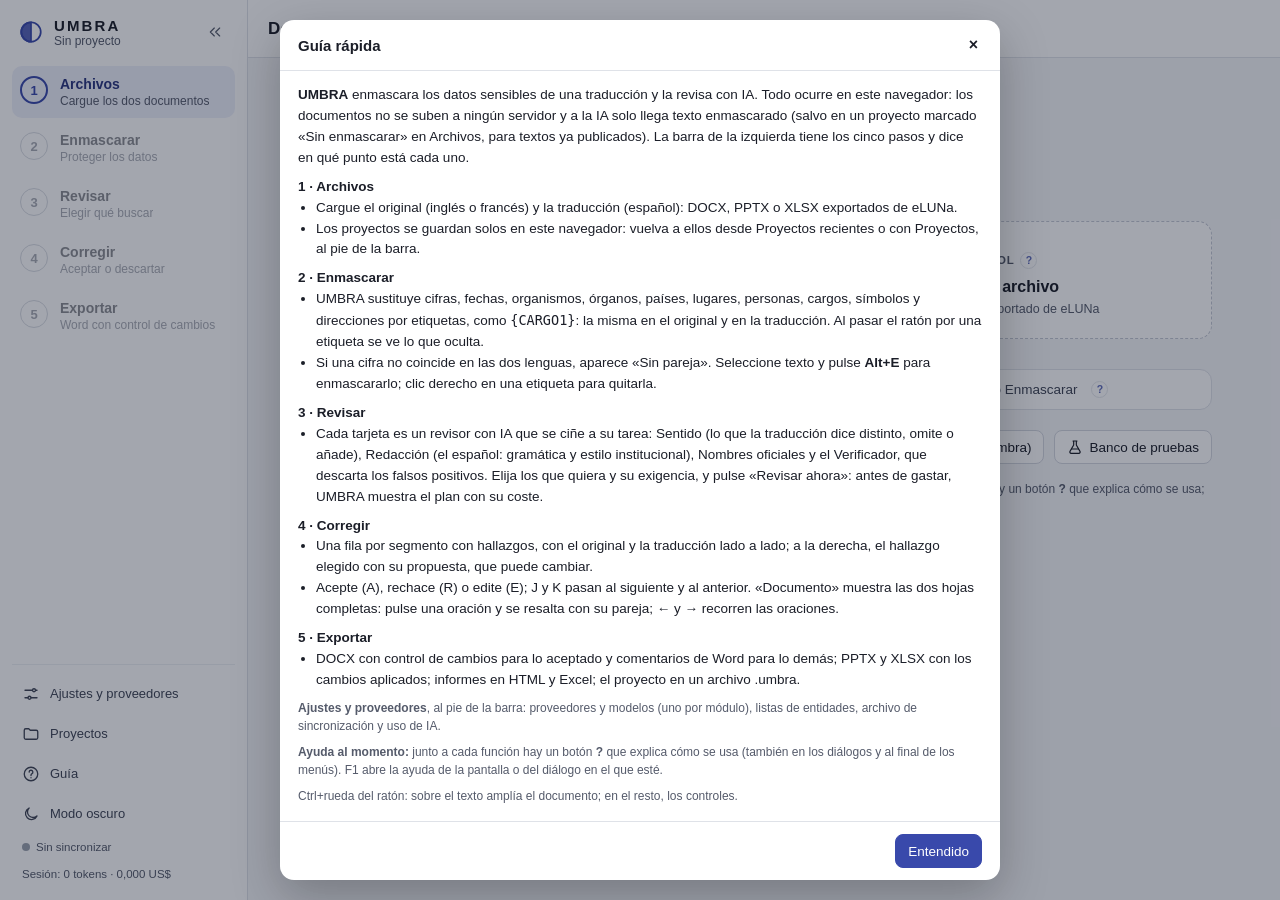
<file: app/index.html>
<!DOCTYPE html>
<html lang="es">
<head>
<meta charset="UTF-8">
<meta name="viewport" content="width=device-width, initial-scale=1">
<title>UMBRA</title>
<meta name="description" content="Enmascaramiento y revisi&#xF3;n de traducciones de las Naciones Unidas (EN/FR &#x2192; ES).">
<link rel="icon" href="data:image/svg+xml,%3Csvg xmlns='http://www.w3.org/2000/svg' viewBox='0 0 24 24'%3E%3Ccircle cx='12' cy='12' r='10' fill='%233949AB'/%3E%3Cpath d='M12 2a10 10 0 0 0 0 20z' fill='%23fff'/%3E%3C/svg%3E">
<link rel="stylesheet" href="css/umbra.css">
<script src="libs/jszip.min.js"></script>
<script src="libs/xlsx.mini.min.js"></script>
</head>
<body>

<div class="app" id="app">
  <aside class="side" id="side" aria-label="Pasos">
    <div class="brand">
      <svg class="logo" viewBox="0 0 24 24" fill="none" stroke="currentColor" stroke-width="1.6" aria-hidden="true"><circle cx="12" cy="12" r="9"/><path d="M12 3a9 9 0 0 0 0 18z" fill="currentColor" fill-opacity=".85"/></svg>
      <div class="bt"><b title="Unified Masking &amp; Bilingual Review Assistant">UMBRA</b><small id="side-proj">Sin proyecto</small></div>
      <button class="side-toggle" id="btn-side" aria-label="Plegar o desplegar la barra de pasos" title="Plegar o desplegar la barra de pasos"></button>
    </div>
    <nav class="steps" id="steps">
      <button class="step" data-view="files"><span class="n">1</span><span class="tx"><b>Archivos</b><small id="st-files">Cargue los dos documentos</small></span></button>
      <button class="step" data-view="mask"><span class="n">2</span><span class="tx"><b>Enmascarar</b><small id="st-mask">Proteger los datos</small></span></button>
      <button class="step" data-view="review"><span class="n">3</span><span class="tx"><b>Revisar</b><small id="st-review">Elegir qu&#xE9; buscar</small></span></button>
      <button class="step" data-view="correct"><span class="n">4</span><span class="tx"><b>Corregir</b><small id="st-correct">Aceptar o descartar</small></span></button>
      <button class="step" data-view="export"><span class="n">5</span><span class="tx"><b>Exportar</b><small id="st-export">Word con control de cambios</small></span></button>
    </nav>
    <div class="side-foot">
      <button class="step link" data-view="settings" title="Ajustes y proveedores"><span class="sic" data-icon="settings"></span><span class="tx">Ajustes y proveedores</span></button>
      <button class="side-btn" id="btn-projects" title="Proyectos guardados"><span class="sic" data-icon="folder"></span><span class="tx">Proyectos</span></button>
      <button class="side-btn" id="btn-help" title="Gu&#xED;a r&#xE1;pida"><span class="sic" data-icon="help"></span><span class="tx">Gu&#xED;a</span></button>
      <button class="side-btn" id="btn-dark" title="Modo oscuro"><span class="sic" data-icon="moon"></span><span class="tx">Modo oscuro</span></button>
      <button class="meter" id="sync-chip" title="Archivo de sincronizaci&#xF3;n"><span class="dot"></span><span class="txt">Sin sincronizar</span></button>
      <div class="meter" id="cost-chip" title="Gasto de IA en esta sesi&#xF3;n">Sesi&#xF3;n: 0 tokens &#xB7; 0,000 US$</div>
    </div>
  </aside>

  <div class="content">
    <div class="vbar" id="topbar">
      <h1 class="vtitle" id="vtitle"></h1>
      <button class="projchip hidden" id="projchip" type="button"></button>
      <button class="btn projreset hidden" id="projreset" type="button"></button>
      <div class="tools" id="tools"></div>
    </div>
    <main class="main">
      <section class="view" id="view-files"></section>
      <section class="view" id="view-mask"></section>
      <section class="view" id="view-review"></section>
      <section class="view" id="view-correct"></section>
      <section class="view" id="view-export"></section>
      <section class="view" id="view-settings"></section>
    </main>
  </div>
</div>

<script type="module" src="js/main.js"></script>
</body>
</html>
</file>
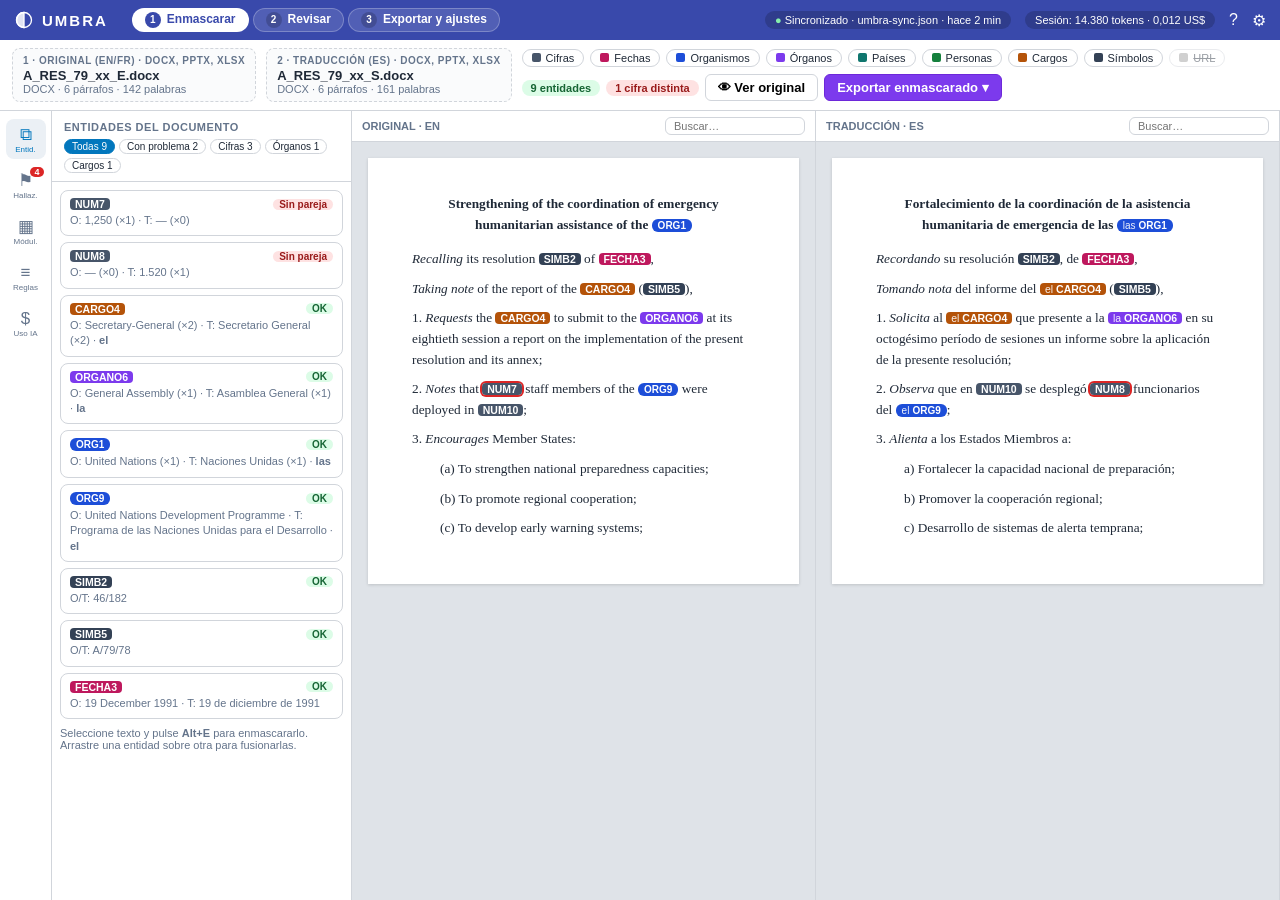
<file: docs/maqueta.html>
<!DOCTYPE html>
<html lang="es">
<head>
<meta charset="UTF-8">
<meta name="viewport" content="width=device-width, initial-scale=1">
<title>UMBRA &#x2014; maqueta (v2)</title>
<style>
  /* Tokens de Final Check (COMeT standalone.html), salvo la cabecera: anil propio de UMBRA. */
  :root {
    --bg-app: #F4F6F8; --bg-surface: #FFFFFF; --bg-surface-hover: #EBF0F5;
    --bg-header: #3949AB; --header-text: #FFFFFF;
    --text-main: #1f2937; --text-muted: #64748B; --border: #d1d5db;
    --primary: #0277BD; --primary-hover: #01579B; --accent: #3b82f6;
    --sheet-bg: #dfe3e8;
    --sev-cri: #dc2626; --sev-may: #d97706; --sev-men: #2563eb; --sev-sug: #6b7280;
    --c-org: #1d4ed8; --c-organo: #7c3aed; --c-per: #15803d; --c-pais: #0f766e;
    --c-cargo: #b45309; --c-num: #475569; --c-fecha: #be185d; --c-simb: #334155;
  }
  * { margin: 0; padding: 0; box-sizing: border-box; }
  body { font-family: -apple-system, BlinkMacSystemFont, 'Inter', 'Segoe UI', sans-serif; font-size: 13px;
         background: var(--bg-app); color: var(--text-main); height: 100vh; display: flex; flex-direction: column; overflow: hidden; }
  button { font: inherit; cursor: pointer; }

  /* Cabecera */
  .hd { background: var(--bg-header); color: var(--header-text); padding: 8px 14px; display: flex; align-items: center; gap: 14px; flex-shrink: 0; }
  .hd .logo { font-weight: 800; letter-spacing: 2px; font-size: 15px; display: flex; align-items: center; gap: 8px; }
  .hd .logo svg { width: 20px; height: 20px; }
  .steps { display: flex; gap: 4px; margin-left: 10px; }
  .step { background: rgba(255,255,255,.12); color: #fff; border: 1px solid rgba(255,255,255,.25); border-radius: 14px; padding: 3px 12px; font-weight: 600; font-size: 12px; }
  .step.on { background: #fff; color: var(--bg-header); }
  .step .n { display: inline-block; width: 16px; height: 16px; line-height: 16px; text-align: center; border-radius: 50%; background: rgba(0,0,0,.18); margin-right: 6px; font-size: 10px; }
  .step.on .n { background: var(--bg-header); color: #fff; }
  .hd .spacer { flex: 1; }
  .meter { font-size: 11px; background: rgba(0,0,0,.18); padding: 3px 10px; border-radius: 10px; }
  .hd .icon-btn { background: none; border: none; color: #fff; font-size: 16px; }

  /* Barra superior (como .fc-topbar) */
  .top { background: var(--bg-surface); border-bottom: 1px solid var(--border); padding: 8px 12px; display: flex; gap: 10px; align-items: stretch; flex-shrink: 0; flex-wrap: wrap; }
  .drop { border: 1.5px dashed var(--border); border-radius: 8px; padding: 6px 10px; min-width: 210px; background: #fafbfc; }
  .drop .lbl { font-size: 10px; font-weight: 700; color: var(--text-muted); letter-spacing: .5px; }
  .drop .fn { font-weight: 600; margin-top: 2px; }
  .drop .mt { font-size: 11px; color: var(--text-muted); }
  .tools { display: flex; gap: 6px; align-items: center; flex-wrap: wrap; flex: 1; }
  .cat { border: 1px solid var(--border); background: #fff; border-radius: 12px; padding: 2px 9px; font-size: 11px; display: inline-flex; align-items: center; gap: 5px; }
  .cat i { width: 9px; height: 9px; border-radius: 2px; display: inline-block; }
  .cat.off { opacity: .45; text-decoration: line-through; }
  .btn { border: 1px solid var(--border); background: #fff; border-radius: 6px; padding: 5px 12px; font-weight: 600; }
  .btn.amber { background: #fbbf24; border-color: #f59e0b; color: #422006; }
  .btn.violet { background: #7c3aed; border-color: #6d28d9; color: #fff; }
  .btn.blue { background: var(--primary); border-color: var(--primary-hover); color: #fff; }
  .btn.sm { padding: 2px 8px; font-size: 11px; }
  .summary { display: flex; gap: 6px; align-items: center; }
  .pill { border-radius: 10px; padding: 2px 9px; font-size: 11px; font-weight: 700; }
  .pill.err { background: #fee2e2; color: #991b1b; } .pill.warn { background: #fef3c7; color: #92400e; } .pill.ok { background: #dcfce7; color: #166534; }

  /* Zona principal (como .fc-main) */
  .main { flex: 1; display: flex; min-height: 0; }
  .rail { width: 52px; background: var(--bg-surface); border-right: 1px solid var(--border); display: flex; flex-direction: column; align-items: center; padding-top: 8px; gap: 6px; flex-shrink: 0; }
  .rail button { width: 40px; height: 40px; border-radius: 8px; border: none; background: none; font-size: 17px; position: relative; color: var(--text-muted); }
  .rail button.on { background: var(--bg-surface-hover); color: var(--primary); }
  .rail .badge { position: absolute; top: 2px; right: 2px; background: var(--sev-cri); color: #fff; border-radius: 8px; font-size: 9px; padding: 0 4px; font-weight: 700; }
  .rail small { font-size: 8px; display: block; }
  .list { width: 300px; background: var(--bg-surface); border-right: 1px solid var(--border); display: flex; flex-direction: column; min-height: 0; flex-shrink: 0; }
  .list h4 { padding: 10px 12px 6px; font-size: 11px; letter-spacing: .5px; color: var(--text-muted); text-transform: uppercase; }
  .bubbles { display: flex; flex-wrap: wrap; gap: 4px; padding: 0 12px 8px; border-bottom: 1px solid var(--border); }
  .bub { font-size: 10px; border: 1px solid var(--border); border-radius: 10px; padding: 1px 7px; background: #fff; }
  .bub.on { background: var(--primary); color: #fff; border-color: var(--primary); }
  .scroll { overflow: auto; flex: 1; min-height: 0; padding: 8px; }

  /* Tarjetas de entidad */
  .ent { border: 1px solid var(--border); border-radius: 8px; padding: 7px 9px; margin-bottom: 6px; background: #fff; }
  .ent .row { display: flex; align-items: center; gap: 6px; }
  .ent .tag { font-family: Consolas, monospace; font-size: 11px; font-weight: 700; }
  .ent .st { margin-left: auto; font-size: 10px; font-weight: 700; border-radius: 8px; padding: 0 6px; }
  .st.ok { background: #dcfce7; color: #166534; } .st.bad { background: #fee2e2; color: #991b1b; } .st.mid { background: #fef3c7; color: #92400e; }
  .ent .forms { font-size: 11px; color: var(--text-muted); margin-top: 3px; line-height: 1.4; }

  /* Tarjetas de hallazgo (como .fc-issue-card) */
  .iss { border: 1px solid var(--border); border-left: 4px solid var(--sev-sug); border-radius: 8px; padding: 8px 9px; margin-bottom: 7px; background: #fff; }
  .iss.cri { border-left-color: var(--sev-cri); } .iss.may { border-left-color: var(--sev-may); } .iss.men { border-left-color: var(--sev-men); }
  .iss.sel { box-shadow: 0 0 0 2px var(--accent); }
  .iss .h { display: flex; gap: 5px; align-items: center; font-size: 10px; font-weight: 700; }
  .iss .mod { background: var(--bg-surface-hover); border-radius: 6px; padding: 0 6px; color: var(--text-main); }
  .iss .sev { border-radius: 6px; padding: 0 6px; color: #fff; }
  .sev.cri { background: var(--sev-cri); } .sev.may { background: var(--sev-may); } .sev.men { background: var(--sev-men); } .sev.sug { background: var(--sev-sug); }
  .iss .seg { margin-left: auto; color: var(--text-muted); font-weight: 600; }
  .iss .t { margin: 5px 0 3px; font-size: 12px; line-height: 1.4; }
  .iss del { background: #fee2e2; color: #991b1b; } .iss ins { background: #dcfce7; color: #166534; text-decoration: underline; }
  .iss .why { font-size: 11px; color: var(--text-muted); }
  .iss .acts { display: flex; gap: 4px; margin-top: 6px; }
  .iss .src { font-size: 10px; color: var(--text-muted); margin-top: 4px; }

  /* Paneles y hojas (como .fc-panes / .fc-sheet) */
  .work { flex: 1; display: flex; flex-direction: column; min-width: 0; }
  .modstrip { display: flex; gap: 8px; padding: 8px 10px; overflow-x: auto; border-bottom: 1px solid var(--border); background: var(--bg-surface); flex-shrink: 0; }
  .mcard { min-width: 168px; border: 1px solid var(--border); border-radius: 10px; padding: 7px 9px; background: #fff; font-size: 11px; }
  .mcard.done { border-color: #86efac; } .mcard.run { border-color: var(--accent); box-shadow: 0 0 0 1px var(--accent) inset; }
  .mcard .nm { font-weight: 700; font-size: 12px; display: flex; gap: 5px; align-items: center; }
  .mcard .in { font-size: 13px; color: var(--text-muted); }
  .mcard .model { display: inline-block; margin-top: 4px; background: var(--bg-surface-hover); border-radius: 6px; padding: 1px 6px; font-size: 10px; }
  .mcard .est { color: var(--text-muted); margin-top: 3px; }
  .mcard .ft { display: flex; align-items: center; justify-content: space-between; margin-top: 5px; }
  .bar { height: 4px; background: #e5e7eb; border-radius: 2px; margin-top: 5px; overflow: hidden; } .bar i { display: block; height: 100%; background: var(--accent); }
  .panes { flex: 1; display: flex; min-height: 0; }
  .pane { flex: 1; display: flex; flex-direction: column; min-width: 0; border-right: 1px solid var(--border); }
  .pane-head { background: var(--bg-surface); padding: 6px 10px; border-bottom: 1px solid var(--border); display: flex; align-items: center; gap: 8px; font-size: 11px; font-weight: 700; color: var(--text-muted); }
  .pane-head input { margin-left: auto; border: 1px solid var(--border); border-radius: 6px; padding: 2px 8px; font-size: 11px; width: 140px; }
  .pane-body { flex: 1; overflow: auto; background: var(--sheet-bg); padding: 16px; }
  .sheet { background: #fff; max-width: 830px; margin: 0 auto; padding: 36px 44px; box-shadow: 0 1px 3px rgba(0,0,0,.15);
           font-family: 'Times New Roman', Georgia, serif; font-size: 13.3px; line-height: 1.55; }
  .sheet p { margin-bottom: 9px; } .sheet .ttl { font-weight: 700; text-align: center; margin-bottom: 14px; }
  .sheet .li { padding-left: 28px; }
  .sheet .hit { outline: 2px solid var(--accent); outline-offset: 2px; border-radius: 2px; }
  mark.f { background: #fef3c7; border-bottom: 2px solid var(--sev-may); padding: 0 1px; }
  mark.c { background: #fee2e2; border-bottom: 2px solid var(--sev-cri); padding: 0 1px; }
  mark.m { background: #dbeafe; border-bottom: 2px solid var(--sev-men); padding: 0 1px; }
  .gap { display: inline-block; border: 1.5px dashed var(--sev-may); color: var(--sev-may); border-radius: 4px; padding: 0 4px; font-family: -apple-system, 'Segoe UI', sans-serif; font-size: 10px; font-weight: 700; }

  /* Pastillas de entidad enmascarada */
  .tk { font-family: -apple-system, 'Segoe UI', sans-serif; font-size: 10.5px; font-weight: 700; color: #fff; border-radius: 4px; padding: 0 5px; white-space: nowrap; }
  .tk.org { background: var(--c-org); } .tk.organo { background: var(--c-organo); } .tk.cargo { background: var(--c-cargo); }
  .tk.num { background: var(--c-num); } .tk.fecha { background: var(--c-fecha); } .tk.simb { background: var(--c-simb); }
  .tk.bad { box-shadow: 0 0 0 2px var(--sev-cri); }
  .tk .art { font-weight: 500; margin-right: 3px; opacity: .92; }
  .orig { border-bottom: 2px dotted; }
  body.show-orig .tk { display: none; } body:not(.show-orig) .orig { display: none; }

  /* Ajustes de modulos */
  .settings { flex: 1; overflow: auto; padding: 18px 22px; }
  .card { background: #fff; border: 1px solid var(--border); border-radius: 10px; margin-bottom: 16px; }
  .card h3 { font-size: 13px; padding: 10px 14px; border-bottom: 1px solid var(--border); display: flex; align-items: center; gap: 8px; }
  .card .body { padding: 12px 14px; }
  .card p.info { color: var(--text-muted); font-size: 12px; margin-bottom: 10px; line-height: 1.45; }
  table.grid { width: 100%; border-collapse: collapse; font-size: 12px; }
  table.grid th { text-align: left; font-size: 10px; text-transform: uppercase; letter-spacing: .4px; color: var(--text-muted); padding: 6px; border-bottom: 1px solid var(--border); }
  table.grid td { padding: 6px; border-bottom: 1px solid #eef0f3; vertical-align: middle; }
  select, .inp { border: 1px solid var(--border); border-radius: 6px; padding: 3px 6px; font-size: 12px; background: #fff; }
  .prov { display: flex; gap: 8px; flex-wrap: wrap; }
  .pcard { border: 1px solid var(--border); border-radius: 8px; padding: 8px 10px; min-width: 200px; font-size: 12px; }
  .pcard .trust { font-size: 10px; font-weight: 700; border-radius: 6px; padding: 0 6px; }
  .trust.ext { background: #fef3c7; color: #92400e; } .trust.loc { background: #dcfce7; color: #166534; }
  .rule { display: grid; grid-template-columns: 74px 1fr 1fr 1fr 70px 150px; gap: 6px; align-items: center; font-size: 12px; padding: 5px 0; border-bottom: 1px solid #eef0f3; }
  .kind { font-family: Consolas, monospace; font-size: 10px; font-weight: 700; background: var(--bg-surface-hover); border-radius: 4px; padding: 1px 5px; text-align: center; }
  .menu-demo { width: 210px; border: 1px solid var(--border); border-radius: 8px; box-shadow: 0 6px 18px rgba(0,0,0,.12); font-size: 12px; padding: 4px 0; background: #fff; flex-shrink: 0; }
  .menu-demo div { padding: 3px 12px; } .menu-demo .mh { font-size: 10px; font-weight: 700; color: var(--text-muted); text-transform: uppercase; padding-top: 6px; }
  .menu-demo .sel { background: var(--bg-surface-hover); font-weight: 600; } .menu-demo .add { color: var(--primary); font-weight: 600; border-top: 1px solid #eef0f3; }
  .org { font-size: 10px; font-weight: 700; border-radius: 6px; padding: 1px 6px; }
  .org.s { background: #e0e7ff; color: #3730a3; } .org.m { background: #fef3c7; color: #92400e; } .org.u { background: #dcfce7; color: #166534; }
  .lnk { font-size: 11px; color: var(--primary); } .newv { font-size: 10px; color: #b45309; font-weight: 700; }
  .usage .ur { display: grid; grid-template-columns: 190px 1fr 190px; gap: 10px; align-items: center; font-size: 12px; padding: 3px 0; }
  .usage .ur i { display: block; height: 10px; background: var(--accent); border-radius: 3px; } .usage .ur b { font-weight: 600; text-align: right; }
  .note { background: #eef2ff; border: 1px solid #c7d2fe; color: #3730a3; border-radius: 8px; padding: 8px 10px; font-size: 12px; margin-bottom: 14px; }
  .view { display: none; flex: 1; min-height: 0; min-width: 0; } .view.on { display: flex; }
  .plan { position: fixed; right: 18px; bottom: 18px; width: 330px; background: #fff; border: 1px solid var(--border); border-radius: 10px; box-shadow: 0 8px 24px rgba(0,0,0,.18); padding: 12px 14px; font-size: 12px; display: none; }
  .plan.on { display: block; } .plan h5 { font-size: 13px; margin-bottom: 6px; } .plan li { margin-left: 16px; margin-bottom: 3px; }
</style>
</head>
<body>

<!-- CABECERA -->
<div class="hd">
  <div class="logo">
    <svg viewBox="0 0 24 24" fill="none" stroke="#fff" stroke-width="1.6"><circle cx="12" cy="12" r="9"/><path d="M12 3a9 9 0 0 0 0 18z" fill="#fff" fill-opacity=".85"/></svg>
    UMBRA
  </div>
  <div class="steps">
    <button class="step on" data-view="mask"><span class="n">1</span>Enmascarar</button>
    <button class="step" data-view="review"><span class="n">2</span>Revisar</button>
    <button class="step" data-view="settings"><span class="n">3</span>Exportar y ajustes</button>
  </div>
  <div class="spacer"></div>
  <div class="meter" title="Archivo de sincronizaci&#xF3;n (copiado de COMeT)"><span style="color:#86efac">&#x25CF;</span> Sincronizado &#xB7; umbra-sync.json &#xB7; hace 2 min</div>
  <div class="meter" title="Lo gastado en esta sesi&#xF3;n">Sesi&#xF3;n: 14.380 tokens &#xB7; 0,012 US$</div>
  <button class="icon-btn" title="Gu&#xED;a">?</button>
  <button class="icon-btn" title="Ajustes">&#x2699;</button>
</div>

<!-- BARRA SUPERIOR -->
<div class="top">
  <div class="drop"><div class="lbl">1 &#xB7; ORIGINAL (EN/FR) &#xB7; DOCX, PPTX, XLSX</div><div class="fn">A_RES_79_xx_E.docx</div><div class="mt">DOCX &#xB7; 6 p&#xE1;rrafos &#xB7; 142 palabras</div></div>
  <div class="drop"><div class="lbl">2 &#xB7; TRADUCCI&#xD3;N (ES) &#xB7; DOCX, PPTX, XLSX</div><div class="fn">A_RES_79_xx_S.docx</div><div class="mt">DOCX &#xB7; 6 p&#xE1;rrafos &#xB7; 161 palabras</div></div>
  <div class="tools" id="tools-mask">
    <span class="cat"><i style="background:var(--c-num)"></i>Cifras</span>
    <span class="cat"><i style="background:var(--c-fecha)"></i>Fechas</span>
    <span class="cat"><i style="background:var(--c-org)"></i>Organismos</span>
    <span class="cat"><i style="background:var(--c-organo)"></i>&#xD3;rganos</span>
    <span class="cat"><i style="background:var(--c-pais)"></i>Pa&#xED;ses</span>
    <span class="cat"><i style="background:var(--c-per)"></i>Personas</span>
    <span class="cat"><i style="background:var(--c-cargo)"></i>Cargos</span>
    <span class="cat"><i style="background:var(--c-simb)"></i>S&#xED;mbolos</span>
    <span class="cat off"><i style="background:#999"></i>URL</span>
    <div class="spacer" style="flex:1"></div>
    <div class="summary"><span class="pill ok">9 entidades</span><span class="pill err">1 cifra distinta</span></div>
    <button class="btn" id="toggle-orig">&#x1F441; Ver original</button>
    <button class="btn violet">Exportar enmascarado &#x25BE;</button>
  </div>
  <div class="tools" id="tools-review" style="display:none">
    <div class="summary"><span class="pill err">1 cr&#xED;tico</span><span class="pill warn">2 mayores</span><span class="pill ok">1 menor</span></div>
    <div class="spacer" style="flex:1"></div>
    <span style="font-size:11px;color:var(--text-muted)">Perfil de reglas:</span>
    <select><option>Resoluciones AG</option><option>Informes del SG</option></select>
    <button class="btn amber" id="run-sel">&#x25B6; Ejecutar seleccionados</button>
    <button class="btn violet">Exportar &#x25BE;</button>
  </div>
</div>

<div class="main">
  <!-- CARRIL -->
  <div class="rail">
    <button class="on" title="Entidades">&#x29C9;<small>Entid.</small></button>
    <button title="Hallazgos">&#x2691;<span class="badge">4</span><small>Hallaz.</small></button>
    <button title="M&#xF3;dulos">&#x25A6;<small>M&#xF3;dul.</small></button>
    <button title="Reglas">&#x2261;<small>Reglas</small></button>
    <button title="Uso de IA">$<small>Uso IA</small></button>
  </div>

  <!-- VISTA 1: ENMASCARAR -->
  <div class="view on" id="v-mask">
    <div class="list">
      <h4>Entidades del documento</h4>
      <div class="bubbles"><span class="bub on">Todas 9</span><span class="bub">Con problema 2</span><span class="bub">Cifras 3</span><span class="bub">&#xD3;rganos 1</span><span class="bub">Cargos 1</span></div>
      <div class="scroll">
        <div class="ent"><div class="row"><span class="tk num">NUM7</span><span class="st bad">Sin pareja</span></div><div class="forms">O: 1,250 (&#xD7;1) &#xB7; T: &#x2014; (&#xD7;0)</div></div>
        <div class="ent"><div class="row"><span class="tk num">NUM8</span><span class="st bad">Sin pareja</span></div><div class="forms">O: &#x2014; (&#xD7;0) &#xB7; T: 1.520 (&#xD7;1)</div></div>
        <div class="ent"><div class="row"><span class="tk cargo">CARGO4</span><span class="st ok">OK</span></div><div class="forms">O: Secretary-General (&#xD7;2) &#xB7; T: Secretario General (&#xD7;2) &#xB7; <b>el</b></div></div>
        <div class="ent"><div class="row"><span class="tk organo">ORGANO6</span><span class="st ok">OK</span></div><div class="forms">O: General Assembly (&#xD7;1) &#xB7; T: Asamblea General (&#xD7;1) &#xB7; <b>la</b></div></div>
        <div class="ent"><div class="row"><span class="tk org">ORG1</span><span class="st ok">OK</span></div><div class="forms">O: United Nations (&#xD7;1) &#xB7; T: Naciones Unidas (&#xD7;1) &#xB7; <b>las</b></div></div>
        <div class="ent"><div class="row"><span class="tk org">ORG9</span><span class="st ok">OK</span></div><div class="forms">O: United Nations Development Programme &#xB7; T: Programa de las Naciones Unidas para el Desarrollo &#xB7; <b>el</b></div></div>
        <div class="ent"><div class="row"><span class="tk simb">SIMB2</span><span class="st ok">OK</span></div><div class="forms">O/T: 46/182</div></div>
        <div class="ent"><div class="row"><span class="tk simb">SIMB5</span><span class="st ok">OK</span></div><div class="forms">O/T: A/79/78</div></div>
        <div class="ent"><div class="row"><span class="tk fecha">FECHA3</span><span class="st ok">OK</span></div><div class="forms">O: 19 December 1991 &#xB7; T: 19 de diciembre de 1991</div></div>
        <p style="font-size:11px;color:var(--text-muted);margin-top:8px">Seleccione texto y pulse <b>Alt+E</b> para enmascararlo. Arrastre una entidad sobre otra para fusionarlas.</p>
      </div>
    </div>
    <div class="work">
      <div class="panes">
        <div class="pane"><div class="pane-head">ORIGINAL &#xB7; EN<input placeholder="Buscar&#x2026;"></div><div class="pane-body"><div class="sheet">
          <p class="ttl">Strengthening of the coordination of emergency humanitarian assistance of the <span class="tk org">ORG1</span><span class="orig">United Nations</span></p>
          <p><i>Recalling</i> its resolution <span class="tk simb">SIMB2</span><span class="orig">46/182</span> of <span class="tk fecha">FECHA3</span><span class="orig">19 December 1991</span>,</p>
          <p><i>Taking note</i> of the report of the <span class="tk cargo">CARGO4</span><span class="orig">Secretary-General</span> (<span class="tk simb">SIMB5</span><span class="orig">A/79/78</span>),</p>
          <p>1. <i>Requests</i> the <span class="tk cargo">CARGO4</span><span class="orig">Secretary-General</span> to submit to the <span class="tk organo">ORGANO6</span><span class="orig">General Assembly</span> at its eightieth session a report on the implementation of the present resolution and its annex;</p>
          <p>2. <i>Notes</i> that <span class="tk num bad">NUM7</span><span class="orig">1,250</span> staff members of the <span class="tk org">ORG9</span><span class="orig">United Nations Development Programme</span> were deployed in <span class="tk num">NUM10</span><span class="orig">2024</span>;</p>
          <p>3. <i>Encourages</i> Member States:</p>
          <p class="li">(a) To strengthen national preparedness capacities;</p>
          <p class="li">(b) To promote regional cooperation;</p>
          <p class="li">(c) To develop early warning systems;</p>
        </div></div></div>
        <div class="pane"><div class="pane-head">TRADUCCI&#xD3;N &#xB7; ES<input placeholder="Buscar&#x2026;"></div><div class="pane-body"><div class="sheet">
          <p class="ttl">Fortalecimiento de la coordinaci&#xF3;n de la asistencia humanitaria de emergencia de las <span class="tk org"><span class="art">las</span>ORG1</span><span class="orig">Naciones Unidas</span></p>
          <p><i>Recordando</i> su resoluci&#xF3;n <span class="tk simb">SIMB2</span><span class="orig">46/182</span>, de <span class="tk fecha">FECHA3</span><span class="orig">19 de diciembre de 1991</span>,</p>
          <p><i>Tomando nota</i> del informe del <span class="tk cargo"><span class="art">el</span>CARGO4</span><span class="orig">Secretario General</span> (<span class="tk simb">SIMB5</span><span class="orig">A/79/78</span>),</p>
          <p>1. <i>Solicita</i> al <span class="tk cargo"><span class="art">el</span>CARGO4</span><span class="orig">Secretario General</span> que presente a la <span class="tk organo"><span class="art">la</span>ORGANO6</span><span class="orig">Asamblea General</span> en su octog&#xE9;simo per&#xED;odo de sesiones un informe sobre la aplicaci&#xF3;n de la presente resoluci&#xF3;n;</p>
          <p>2. <i>Observa</i> que en <span class="tk num">NUM10</span><span class="orig">2024</span> se despleg&#xF3; <span class="tk num bad">NUM8</span><span class="orig">1.520</span> funcionarios del <span class="tk org"><span class="art">el</span>ORG9</span><span class="orig">Programa de las Naciones Unidas para el Desarrollo</span>;</p>
          <p>3. <i>Alienta</i> a los Estados Miembros a:</p>
          <p class="li">a) Fortalecer la capacidad nacional de preparaci&#xF3;n;</p>
          <p class="li">b) Promover la cooperaci&#xF3;n regional;</p>
          <p class="li">c) Desarrollo de sistemas de alerta temprana;</p>
        </div></div></div>
      </div>
    </div>
  </div>

  <!-- VISTA 2: REVISAR -->
  <div class="view" id="v-review">
    <div class="list">
      <h4>Hallazgos</h4>
      <div class="bubbles"><span class="bub on">Todos 4</span><span class="bub">Coherencia 2</span><span class="bub">Integridad 1</span><span class="bub">Gram&#xE1;tica 1</span><span class="bub">Fidelidad 0</span></div>
      <div class="scroll">
        <div class="iss cri sel"><div class="h"><span class="sev cri">CRI</span><span class="mod">Coherencia &#xB7; local</span><span class="seg">&#xA7;5</span></div>
          <div class="t">Cifra distinta: original <b>1,250</b> &#x2192; traducci&#xF3;n <del>1.520</del> <ins>1.250</ins></div>
          <div class="why">{NUM7} no tiene pareja en la traducci&#xF3;n; {NUM8} no existe en el original.</div>
          <div class="acts"><button class="btn sm blue">Aceptar</button><button class="btn sm">Editar</button><button class="btn sm">Rechazar</button></div>
          <div class="src">Sin IA &#xB7; 0 tokens</div></div>
        <div class="iss may"><div class="h"><span class="sev may">MAY</span><span class="mod">Integridad</span><span class="seg">&#xA7;4</span></div>
          <div class="t">&#x2026;de la presente resoluci&#xF3;n<ins> y su anexo</ins>;</div>
          <div class="why">Omisi&#xF3;n: falta &#xAB;and its annex&#xBB; del original.</div>
          <div class="acts"><button class="btn sm blue">Aceptar</button><button class="btn sm">Editar</button><button class="btn sm">Rechazar</button></div>
          <div class="src">Cribado: DeepSeek V3 &#xB7; Verificado: Gemini Pro &#x2713;</div></div>
        <div class="iss may"><div class="h"><span class="sev may">MAY</span><span class="mod">Coherencia &#xB7; paralelismo</span><span class="seg">&#xA7;6 c)</span></div>
          <div class="t">INF &#xB7; INF &#xB7; <b>SUST</b>: <del>Desarrollo de</del> <ins>Desarrollar</ins> sistemas de alerta temprana</div>
          <div class="why">Los elementos hermanos empiezan por infinitivo (tambi&#xE9;n en el original: &#xAB;To &#x2026;&#xBB;).</div>
          <div class="acts"><button class="btn sm blue">Aceptar</button><button class="btn sm">Ver grupo</button><button class="btn sm">Rechazar</button></div>
          <div class="src">Sin IA &#xB7; 0 tokens</div></div>
        <div class="iss men"><div class="h"><span class="sev men">MEN</span><span class="mod">Ortograf&#xED;a y gram&#xE1;tica</span><span class="seg">&#xA7;5</span></div>
          <div class="t">se <del>despleg&#xF3;</del> <ins>desplegaron</ins> {NUM8} funcionarios</div>
          <div class="why">Concordancia: el verbo concuerda con &#xAB;funcionarios&#xBB; (plural).</div>
          <div class="acts"><button class="btn sm blue">Aceptar</button><button class="btn sm">Editar</button><button class="btn sm">Rechazar</button></div>
          <div class="src">Gemini Flash &#xB7; cribado</div></div>
      </div>
    </div>
    <div class="work">
      <div class="modstrip">
        <div class="mcard done"><div class="nm"><input type="checkbox" checked> Capa 0 &#xB7; local</div><span class="in">&#x2699; sin IA</span><div class="est">0 tokens &#xB7; gratis</div><div class="ft"><span>&#x2713; 2 hallazgos</span></div></div>
        <div class="mcard done"><div class="nm"><input type="checkbox" checked> Ortograf&#xED;a y gram&#xE1;tica</div><span class="in">&#xB6; solo espa&#xF1;ol</span><br><span class="model">Gemini Flash &#x25BE;</span><div class="est">~2.100 tokens &#xB7; 0,001 US$</div><div class="ft"><span>&#x2713; 1</span><button class="btn sm">Ejecutar</button></div></div>
        <div class="mcard run"><div class="nm"><input type="checkbox" checked> Fidelidad</div><span class="in">&#x21C4; biling&#xFC;e &#xB7; fusionado con Integridad</span><br><span class="model">DeepSeek V3 &#x2192; Gemini Pro &#x25BE;</span><div class="est">~6.400 tokens &#xB7; 0,006 US$</div><div class="bar"><i style="width:60%"></i></div><div class="ft"><span>Lote 3/5</span><button class="btn sm">Detener</button></div></div>
        <div class="mcard done"><div class="nm"><input type="checkbox" checked> Integridad</div><span class="in">&#x21C4; biling&#xFC;e</span><br><span class="model">DeepSeek V3 &#x2192; Gemini Pro &#x25BE;</span><div class="est">incluido arriba</div><div class="ft"><span>&#x2713; 1</span><button class="btn sm">Ejecutar</button></div></div>
        <div class="mcard"><div class="nm"><input type="checkbox"> Estilo</div><span class="in">&#xB6; solo espa&#xF1;ol</span><br><span class="model">General &#x25BE;</span><div class="est">~2.300 tokens &#xB7; 0,002 US$</div><div class="ft"><span>7 reglas</span><button class="btn sm">Ejecutar</button></div></div>
        <div class="mcard done"><div class="nm"><input type="checkbox" checked> Coherencia</div><span class="in">&#x2317; esqueleto</span><br><span class="model">Gemini Flash &#x25BE;</span><div class="est">~300 tokens</div><div class="ft"><span>&#x2713; 1</span><button class="btn sm">Ejecutar</button></div></div>
        <div class="mcard done"><div class="nm"><input type="checkbox" checked> Convenciones ONU</div><span class="in">&#x2696; local + esqueleto</span><br><span class="model">Gemini Flash &#x25BE;</span><div class="est">~150 tokens</div><div class="ft"><span>&#x2713; 0</span><button class="btn sm">Ejecutar</button></div></div>
        <div class="mcard"><div class="nm"><input type="checkbox"> Lectura en fr&#xED;o</div><span class="in">&#xB6; solo espa&#xF1;ol, sin original</span><br><span class="model">Mistral Large &#x25BE;</span><div class="est">~2.000 tokens &#xB7; 0,004 US$</div><div class="ft"><span>2 reglas</span><button class="btn sm">Ejecutar</button></div></div>
        <div class="mcard"><div class="nm"><input type="checkbox" checked> Verificador</div><span class="in">&#x2713; solo hallazgos</span><br><span class="model">Gemini Pro &#x25BE;</span><div class="est">~900 tokens</div><div class="ft"><span>auto</span></div></div>
      </div>
      <div class="panes">
        <div class="pane"><div class="pane-head">ORIGINAL &#xB7; EN</div><div class="pane-body"><div class="sheet">
          <p>1. <i>Requests</i> the <span class="tk cargo">CARGO4</span><span class="orig">Secretary-General</span> to submit to the <span class="tk organo">ORGANO6</span><span class="orig">General Assembly</span> at its eightieth session a report on the implementation of the present resolution <mark class="f">and its annex</mark>;</p>
          <p class="hit">2. <i>Notes</i> that <mark class="c">1,250</mark> staff members of the <span class="tk org">ORG9</span><span class="orig">United Nations Development Programme</span> were deployed in <span class="tk num">NUM10</span><span class="orig">2024</span>;</p>
          <p>3. <i>Encourages</i> Member States:</p>
          <p class="li">(a) To strengthen national preparedness capacities;</p>
          <p class="li">(b) To promote regional cooperation;</p>
          <p class="li">(c) <mark class="f">To develop</mark> early warning systems;</p>
        </div></div></div>
        <div class="pane"><div class="pane-head">TRADUCCI&#xD3;N &#xB7; ES</div><div class="pane-body"><div class="sheet">
          <p>1. <i>Solicita</i> al <span class="tk cargo"><span class="art">el</span>CARGO4</span><span class="orig">Secretario General</span> que presente a la <span class="tk organo"><span class="art">la</span>ORGANO6</span><span class="orig">Asamblea General</span> en su octog&#xE9;simo per&#xED;odo de sesiones un informe sobre la aplicaci&#xF3;n de la presente resoluci&#xF3;n<span class="gap">+ y su anexo</span>;</p>
          <p class="hit">2. <i>Observa</i> que en <span class="tk num">NUM10</span><span class="orig">2024</span> se <mark class="m">despleg&#xF3;</mark> <mark class="c">1.520</mark> funcionarios del <span class="tk org"><span class="art">el</span>ORG9</span><span class="orig">Programa de las Naciones Unidas para el Desarrollo</span>;</p>
          <p>3. <i>Alienta</i> a los Estados Miembros a:</p>
          <p class="li">a) Fortalecer la capacidad nacional de preparaci&#xF3;n;</p>
          <p class="li">b) Promover la cooperaci&#xF3;n regional;</p>
          <p class="li">c) <mark class="f">Desarrollo de</mark> sistemas de alerta temprana;</p>
        </div></div></div>
      </div>
    </div>
  </div>

  <!-- VISTA 3: EXPORTAR Y AJUSTES -->
  <div class="view" id="v-settings">
    <div class="settings">
      <div class="note">Maqueta: los valores son de ejemplo. UMBRA es una p&#xE1;gina web (GitHub Pages): sus ajustes viven en este navegador y en su propio archivo de sincronizaci&#xF3;n. Nada se comparte con COMeT.</div>

      <div class="card"><h3>Exportar</h3><div class="body">
        <div class="prov">
          <button class="btn">DOCX enmascarado (original y traducci&#xF3;n)</button>
          <button class="btn">Tabla biling&#xFC;e enmascarada (XLSX)</button>
          <button class="btn">Copiar para IA externa</button>
          <button class="btn">Importar respuesta de IA externa</button>
          <button class="btn violet">DOCX con control de cambios y comentarios</button>
          <button class="btn">Informe HTML</button>
          <button class="btn">Proyecto .umbra</button>
        </div>
      </div></div>

      <div class="card"><h3>Proveedores</h3><div class="body">
        <p class="info">A&#xF1;ada todos los que quiera. Solo un proveedor marcado como <b>Local</b> puede recibir texto sin enmascarar, y solo si lo activa en el proyecto.</p>
        <div class="prov">
          <div class="pcard"><b>Google Gemini</b> <span class="trust ext">Externo</span><br>Gemini Flash, Gemini Pro<br><span style="color:#166534">&#x2713; Conexi&#xF3;n desde la web</span></div>
          <div class="pcard"><b>Mistral</b> <span class="trust ext">Externo</span><br>Mistral Large, Mistral Small<br><button class="btn sm" style="margin-top:3px">Probar conexi&#xF3;n</button></div>
          <div class="pcard"><b>OpenRouter (personal)</b> <span class="trust ext">Externo</span><br>DeepSeek V3, Mistral Large<br><span style="color:var(--text-muted)">Compatible con OpenAI</span></div>
          <div class="pcard"><b>Ollama (este equipo)</b> <span class="trust loc">Local</span><br>qwen-14b<br><span style="color:var(--text-muted)">http://localhost:11434/v1</span></div>
          <div class="pcard" style="border-style:dashed;display:flex;align-items:center;justify-content:center;color:var(--primary);font-weight:600">+ A&#xF1;adir proveedor</div>
        </div>
      </div></div>

      <div class="card"><h3>Modelo por m&#xF3;dulo</h3><div class="body">
        <div style="display:flex;gap:16px;align-items:flex-start;margin-bottom:10px"><p class="info" style="flex:1;margin:0">Cada m&#xF3;dulo puede usar un modelo econ&#xF3;mico para <b>cribar</b> todos los segmentos y uno potente para revisar <b>a fondo</b> solo los se&#xF1;alados. Con <b>General</b> usa el proveedor general. Cada desplegable termina en <b>+ A&#xF1;adir modelo&#x2026;</b> y <b>+ A&#xF1;adir proveedor&#x2026;</b>: lo nuevo queda elegido al momento, sin salir de aqu&#xED;.</p><div class="menu-demo"><div class="mh">Gemini</div><div>Gemini Flash</div><div>Gemini Pro</div><div class="mh">Mistral</div><div class="sel">Mistral Large &#x2713;</div><div>Mistral Small</div><div class="mh">OpenRouter (personal)</div><div>DeepSeek V3</div><div class="add">+ A&#xF1;adir modelo&#x2026;</div><div class="add">+ A&#xF1;adir proveedor&#x2026;</div></div></div>
        <table class="grid">
          <tr><th>M&#xF3;dulo</th><th>Entrada</th><th>Cribado</th><th>A fondo</th><th>Razonamiento</th><th>Lote</th><th>Fusi&#xF3;n</th><th>Tope</th><th>Reglas</th></tr>
          <tr><td><b>Ortograf&#xED;a y gram&#xE1;tica</b></td><td>&#xB6;</td><td><select><option>Gemini Flash</option></select></td><td><select><option>&#x2014;</option></select></td><td><select><option>M&#xED;nimo</option></select></td><td><select><option>Auto</option></select></td><td><input type="checkbox" checked></td><td><input class="inp" value="0,20" size="4"> US$</td><td>3</td></tr>
          <tr><td><b>Fidelidad</b></td><td>&#x21C4;</td><td><select><option>DeepSeek V3</option></select></td><td><select><option>Gemini Pro</option></select></td><td><select><option>Bajo</option></select></td><td><select><option>Auto</option></select></td><td><input type="checkbox" checked></td><td><input class="inp" value="0,50" size="4"> US$</td><td>12</td></tr>
          <tr><td><b>Integridad</b></td><td>&#x21C4;</td><td><select><option>DeepSeek V3</option></select></td><td><select><option>Gemini Pro</option></select></td><td><select><option>Bajo</option></select></td><td><select><option>Auto</option></select></td><td><input type="checkbox" checked></td><td><input class="inp" value="0,50" size="4"> US$</td><td>1</td></tr>
          <tr><td><b>Estilo</b></td><td>&#xB6;</td><td><select><option>General</option></select></td><td><select><option>&#x2014;</option></select></td><td><select><option>M&#xED;nimo</option></select></td><td><select><option>Auto</option></select></td><td><input type="checkbox" checked></td><td><input class="inp" value="0,20" size="4"> US$</td><td>7</td></tr>
          <tr><td><b>Convenciones ONU</b></td><td>&#x2696;</td><td><select><option>Gemini Flash</option></select></td><td><select><option>&#x2014;</option></select></td><td><select><option>M&#xED;nimo</option></select></td><td><select><option>Secci&#xF3;n</option></select></td><td>&#x2014;</td><td><input class="inp" value="0,05" size="4"> US$</td><td>9</td></tr>
          <tr><td><b>Lectura en fr&#xED;o</b></td><td>&#xB6;</td><td><select><option>Mistral Large</option></select></td><td><select><option>&#x2014;</option></select></td><td><select><option>M&#xED;nimo</option></select></td><td><select><option>Auto</option></select></td><td>&#x2014;</td><td><input class="inp" value="0,20" size="4"> US$</td><td>2</td></tr>
          <tr><td><b>Coherencia</b></td><td>&#x2317;</td><td><select><option>Gemini Flash</option></select></td><td><select><option>&#x2014;</option></select></td><td><select><option>Bajo</option></select></td><td><select><option>Secci&#xF3;n</option></select></td><td>&#x2014;</td><td><input class="inp" value="0,10" size="4"> US$</td><td>4</td></tr>
          <tr><td><b>Verificador</b></td><td>&#x2713;</td><td><select><option>&#x2014;</option></select></td><td><select><option>Gemini Pro</option></select></td><td><select><option>Alto</option></select></td><td><select><option>30 hallazgos</option></select></td><td>&#x2014;</td><td><input class="inp" value="0,20" size="4"> US$</td><td>&#x2014;</td></tr>
        </table>
      </div></div>

      <div class="card"><h3>Reglas &#xB7; perfil &#xAB;Resoluciones AG&#xBB; <span style="margin-left:auto;font-size:11px;color:var(--text-muted);font-weight:400">Las reglas de estilo a&#xF1;aden ~420 tokens a cada lote</span></h3><div class="body">
        <div class="rule" style="font-weight:700;color:var(--text-muted);font-size:10px;text-transform:uppercase"><span>Tipo</span><span>Si el original dice / patr&#xF3;n</span><span>Escribir</span><span>No escribir</span><span>M&#xF3;dulos</span><span>Origen</span></div>
        <div class="rule"><span class="kind">expr</span><span>stakeholder*</span><span>partes interesadas</span><span>actores</span><span>Fid &#xB7; Est</span><span><span class="org u">Usuario</span></span></div>
        <div class="rule"><span class="kind">forbid</span><span>&#x2014;</span><span>en relaci&#xF3;n con</span><span>en relaci&#xF3;n a</span><span>Gram</span><span><span class="org s">De serie</span></span></div>
        <div class="rule"><span class="kind">structure</span><span>Elementos de lista con letra</span><span>Mismo arranque que sus hermanos</span><span>&#x2014;</span><span>Coh</span><span><span class="org m">De serie &#xB7; modificada</span> <a href="#" class="lnk">Restaurar</a></span></div>
        <div class="rule"><span class="kind">style</span><span>&#x2014;</span><span>Preferir la voz activa</span><span>Pasiva perifr&#xE1;stica innecesaria</span><span>Est</span><span><span class="org s">De serie</span> <span class="newv" title="Hay una versi&#xF3;n nueva de serie">&#x25CF; nueva</span></span></div>
        <div class="rule"><span class="kind">ignore</span><span>&#xAB;per&#xED;odo de sesiones&#xBB;</span><span>No se&#xF1;alar la tilde</span><span>&#x2014;</span><span>Gram</span><span><span class="org u">Usuario</span></span></div>
        <div style="margin-top:10px;display:flex;gap:6px"><button class="btn blue">+ Nueva regla</button><button class="btn">Probar en el documento</button><button class="btn">Importar (JSON / Xbench)</button><button class="btn">Exportar</button><button class="btn">Restaurar todas las de serie</button></div>
        <p class="info" style="margin:10px 0 0">Las reglas de serie (convenciones de la ONU, anglicismos y galicismos, puntuaci&#xF3;n de listas, prompts de los m&#xF3;dulos) se editan como las suyas. Si una versi&#xF3;n nueva de UMBRA cambia una regla que usted modific&#xF3;, se respeta la suya y se avisa con <span class="newv">&#x25CF; nueva</span>.</p>
      </div></div>
      <div class="card"><h3>Sincronizaci&#xF3;n <span style="margin-left:auto;font-size:11px;color:#166534;font-weight:600">&#x25CF; Al d&#xED;a &#xB7; guardado hace 2 min</span></h3><div class="body">
        <p class="info">Un archivo &#xFA;nico, por ejemplo en OneDrive, con el mismo sistema que COMeT: pregunta al abrir, autoguardado, fusi&#xF3;n por fecha y copia local de seguridad. Es un archivo distinto del de COMeT: UMBRA rechaza un archivo de COMeT.</p>
        <div class="prov" style="align-items:center"><span class="pcard" style="min-width:0"><b>umbra-sync.json</b> &#xB7; OneDrive/Trabajo</span>
          <button class="btn">Elegir archivo</button><button class="btn">Crear archivo</button><button class="btn blue">Guardar ahora</button><button class="btn">Traer del archivo</button><button class="btn">Deshacer lo tra&#xED;do</button></div>
        <div style="margin-top:10px;font-size:12px;display:flex;gap:18px;flex-wrap:wrap"><label><input type="checkbox" checked> Autoguardar</label><label><input type="checkbox"> Incluir claves de API (cifradas con contrase&#xF1;a)</label></div>
        <p class="info" style="margin:8px 0 0">Viaja: proveedores y modelos, modelo por m&#xF3;dulo, reglas (tambi&#xE9;n sus cambios a las de serie), perfiles, diccionario de entidades, listas, gasto de IA y preferencias. No viaja: documentos, proyectos ni mapas de claves.</p>
      </div></div>

      <div class="card"><h3>Uso de IA <span style="font-size:11px;color:var(--text-muted);font-weight:400">por coste</span> <select style="margin-left:auto"><option>Este mes</option><option>Esta semana</option><option>Hoy</option></select></h3><div class="body">
        <div class="usage">
          <div class="ur"><span>Fidelidad + Integridad</span><i style="width:100%"></i><b>812.400 tok &#xB7; 0,61 US$</b></div>
          <div class="ur"><span>Verificador</span><i style="width:36%"></i><b>96.300 tok &#xB7; 0,22 US$</b></div>
          <div class="ur"><span>Ortograf&#xED;a y gram&#xE1;tica</span><i style="width:15%"></i><b>301.900 tok &#xB7; 0,09 US$</b></div>
          <div class="ur"><span>Estilo</span><i style="width:11%"></i><b>188.000 tok &#xB7; 0,07 US$</b></div>
          <div class="ur"><span>Lectura en fr&#xED;o</span><i style="width:8%"></i><b>102.500 tok &#xB7; 0,05 US$</b></div>
          <div class="ur"><span>Coherencia + Convenciones</span><i style="width:2%"></i><b>14.200 tok &#xB7; 0,01 US$</b></div>
        </div>
        <p style="margin-top:10px;font-size:12px"><b>Total: 1.515.300 tokens &#xB7; 1,05 US$</b> &#xB7; 23 documentos &#xB7; <span style="color:var(--text-muted)">Precios de LiteLLM, editables. Desglose tambi&#xE9;n por proyecto y por modelo.</span></p>
        <div style="margin-top:8px;display:flex;gap:6px"><button class="btn">Por proyecto</button><button class="btn">Por modelo</button><button class="btn">Precios</button><button class="btn">Exportar a Excel</button></div>
      </div></div>
    </div>
  </div>
</div>

<!-- PLAN ANTES DE GASTAR -->
<div class="plan" id="plan">
  <h5>Plan de ejecuci&#xF3;n</h5>
  <ul>
    <li>Capa 0 (local): gratis</li>
    <li>Fidelidad + Integridad fusionados: 5 lotes con DeepSeek V3 y a fondo 2 segmentos con Gemini Pro</li>
    <li>Ortograf&#xED;a y gram&#xE1;tica: 2 lotes con Gemini Flash</li>
    <li>Coherencia: 1 llamada (esqueleto)</li>
    <li>Convenciones ONU: local (sin llamadas)</li>
    <li>Verificador: 1 llamada</li>
  </ul>
  <p style="margin:8px 0"><b>11 llamadas &#xB7; ~9.700 tokens &#xB7; ~0,008 US$</b><br><span style="color:var(--text-muted)">Prefijo en cach&#xE9; en 8 llamadas. 3 segmentos repetidos se revisan una sola vez.</span></p>
  <div style="display:flex;gap:6px;justify-content:flex-end"><button class="btn" id="plan-no">Cancelar</button><button class="btn amber">Ejecutar</button></div>
</div>

<script>
  // Solo para la maqueta: cambiar de paso y mostrar u ocultar el original.
  var views = { mask: 'v-mask', review: 'v-review', settings: 'v-settings' };
  document.querySelectorAll('.step').forEach(function (b) {
    b.addEventListener('click', function () {
      document.querySelectorAll('.step').forEach(function (x) { x.classList.toggle('on', x === b); });
      Object.keys(views).forEach(function (k) { document.getElementById(views[k]).classList.toggle('on', k === b.dataset.view); });
      document.getElementById('tools-mask').style.display = b.dataset.view === 'mask' ? '' : 'none';
      document.getElementById('tools-review').style.display = b.dataset.view === 'review' ? '' : 'none';
      document.getElementById('plan').classList.remove('on');
      var rail = document.querySelectorAll('.rail button');
      rail.forEach(function (r, i) { r.classList.toggle('on', (b.dataset.view === 'mask' && i === 0) || (b.dataset.view === 'review' && i === 1) || (b.dataset.view === 'settings' && i === 2)); });
    });
  });
  document.getElementById('toggle-orig').addEventListener('click', function () {
    var on = document.body.classList.toggle('show-orig');
    this.textContent = on ? '\uD83D\uDC41 Ver etiquetas' : '\uD83D\uDC41 Ver original';
  });
  document.getElementById('run-sel').addEventListener('click', function () { document.getElementById('plan').classList.add('on'); });
  document.getElementById('plan-no').addEventListener('click', function () { document.getElementById('plan').classList.remove('on'); });
</script>
</body>
</html>
</file>
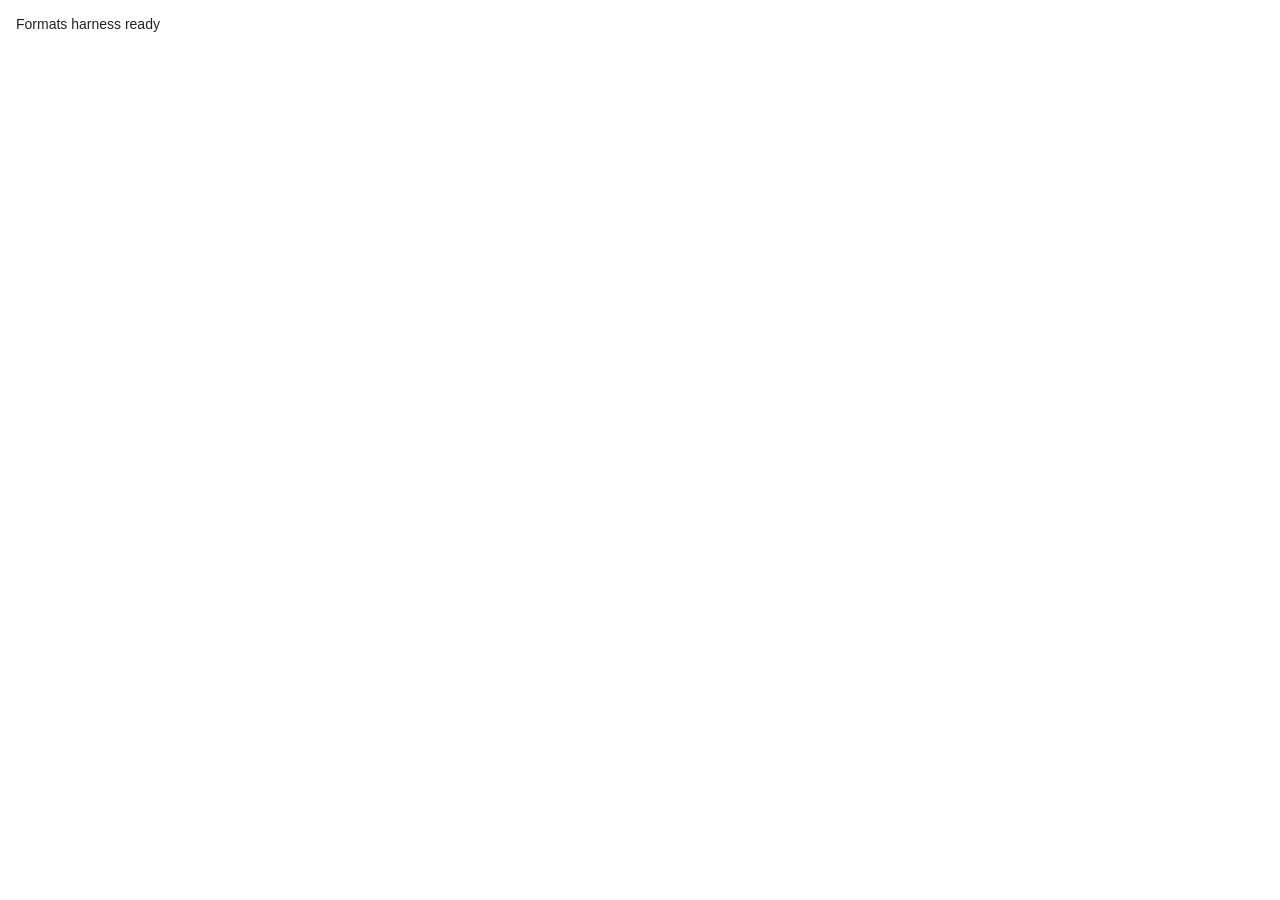
<file: tests/formats-harness.html>
<!doctype html>
<html lang="es">
<head>
<meta charset="utf-8">
<meta name="viewport" content="width=device-width, initial-scale=1">
<title>Formats harness</title>
<script src="../app/libs/jszip.min.js"></script>
<script type="module">
import { parseDocument } from '../app/js/formats/parse.js';
import { alignDocs } from '../app/js/formats/align-docs.js';
import { writeReplacements, writeCorrected, mimeOf, textDiffReplacements } from '../app/js/formats/doc-writer.js';

window.UMBRA_FMT = { parseDocument, alignDocs, writeReplacements, writeCorrected, mimeOf, textDiffReplacements };
window.UMBRA_READY = true;
document.body.textContent = 'Formats harness ready';
</script>
<style>
  body { background: #fff; color: #222; font: 14px sans-serif; margin: 16px; }
</style>
</head>
<body>Loading...</body>
</html>
</file>
<file: app/css/umbra.css>
/* UMBRA - styles. Sober palette (light grey, indigo), side bar of steps, large cards (Revisar,
   Exportar), aligned rows and inspector (Corregir). Sheets and marks as COMeT Final Check. */
:root {
  --bg-app: #F6F7F9; --bg-surface: #FFFFFF; --bg-surface-hover: #EEF0F5;
  --text-main: #1b1e28; --text-muted: #555b6b; --text-soft: #3f4555; --border: #dfe2e8; --border-soft: #eef0f4;
  --primary: #3949ab; --primary-hover: #2a367f; --primary-soft: #eef0fb; --accent: #5c6bc0;
  --sheet-bg: #eceef2;
  --sev-cri: #b42318; --sev-may: #b54708; --sev-men: #1e4f91; --sev-sug: #555b6b;
  --c-org: #1d4ed8; --c-organo: #7c3aed; --c-per: #15803d; --c-pais: #0f766e; --c-lugar: #0e7490;
  --c-cargo: #b45309; --c-num: #475569; --c-fecha: #be185d; --c-simb: #334155; --c-url: #4b5563; --c-x: #9333ea;
  --ui-z: 1;
}
* { margin: 0; padding: 0; box-sizing: border-box; }
html, body { height: 100%; }
body { font-family: -apple-system, BlinkMacSystemFont, 'Inter', 'Segoe UI', Roboto, sans-serif; font-size: 13.5px;
  background: var(--bg-app); color: var(--text-main); display: flex; flex-direction: column; overflow: hidden; }
button { font: inherit; cursor: pointer; color: inherit; }
input, select, textarea { font: inherit; color: inherit; }
a { color: var(--primary); }
.muted { color: var(--text-muted); }
.ok-t { color: #166534; } .err-t { color: #991b1b; } .warn-t { color: #92400e; }
.hidden { display: none !important; }
.row { display: flex; gap: 8px; align-items: center; flex-wrap: wrap; }
.grow { flex: 1; }
.mono { font-family: Consolas, 'Courier New', monospace; }

/* Shell: side bar of steps + content (view bar with title and tools, then the view) */
.app { flex: 1; display: flex; min-height: 0; }
.side { width: 248px; flex-shrink: 0; background: var(--bg-surface); border-right: 1px solid var(--border); display: flex;
  flex-direction: column; gap: 18px; padding: 16px 12px 12px; overflow-y: auto; overflow-x: hidden; zoom: var(--ui-z); }
.brand { display: flex; align-items: center; gap: 10px; padding: 0 4px 0 6px; }
.brand .logo { width: 26px; height: 26px; color: var(--primary); flex-shrink: 0; }
.brand .bt { display: flex; flex-direction: column; min-width: 0; flex: 1; }
.brand .bt b { font-size: 15px; letter-spacing: .14em; }
.brand .bt small { color: var(--text-muted); font-size: 12px; overflow: hidden; text-overflow: ellipsis; white-space: nowrap; }
.side-toggle { width: 32px; height: 32px; border: none; background: none; border-radius: 8px; color: var(--text-muted);
  display: flex; align-items: center; justify-content: center; flex-shrink: 0; }
.side-toggle:hover { background: var(--bg-surface-hover); color: var(--text-main); }
.steps { display: flex; flex-direction: column; gap: 4px; }
.step { display: flex; align-items: flex-start; gap: 12px; text-align: left; border: none; background: none; padding: 10px 8px;
  border-radius: 10px; color: var(--text-main); width: 100%; }
.step:hover:not(:disabled) { background: var(--bg-surface-hover); }
.step:disabled { cursor: default; opacity: .5; }
.step .n { flex: 0 0 28px; height: 28px; border-radius: 50%; border: 1.5px solid #b4bac7; color: var(--text-muted); display: flex;
  align-items: center; justify-content: center; font-weight: 600; font-size: 13px; }
.step.done .n { background: var(--primary); border-color: var(--primary); color: #fff; }
.step.on { background: var(--primary-soft); }
.step.on .n { border: 2px solid var(--primary); color: var(--primary); }
.step .tx { display: flex; flex-direction: column; gap: 2px; min-width: 0; }
.step .tx b { font-weight: 600; font-size: 14px; }
.step.on .tx b { color: var(--primary-hover); }
.step .tx small { font-size: 12px; color: var(--text-muted); overflow: hidden; text-overflow: ellipsis; white-space: nowrap; max-width: 168px; }
.side-foot { margin-top: auto; display: flex; flex-direction: column; gap: 2px; border-top: 1px solid var(--border-soft); padding-top: 10px; }
.side-foot .step, .side-btn { display: flex; align-items: center; gap: 10px; min-height: 38px; padding: 0 10px; border: none; background: none;
  border-radius: 8px; color: var(--text-soft); width: 100%; text-align: left; font-size: 13px; }
.side-foot .step.on { background: var(--primary-soft); color: var(--primary-hover); }
.side-btn:hover, .side-foot .step:hover { background: var(--bg-surface-hover); }
.meter { font-size: 11.5px; color: var(--text-muted); padding: 5px 10px; border-radius: 8px; line-height: 1.35; }
button.meter { border: none; background: none; text-align: left; }
button.meter:hover { background: var(--bg-surface-hover); }
.meter .dot { display: inline-block; width: 8px; height: 8px; border-radius: 50%; background: #9ca3af; margin-right: 6px; }
.meter .dot.ok { background: #16a34a; } .meter .dot.warn { background: #d97706; } .meter .dot.err { background: #dc2626; }
.meter.warn { background: #fef3c7; color: #92400e; font-weight: 700; }
.icon-btn { background: none; border: none; font-size: 16px; padding: 2px 4px; }
.ic { display: inline-flex; line-height: 0; flex-shrink: 0; }
/* Folded side bar (Enmascarar and Corregir, or by the user) */
.app.compact .side { width: 66px; padding: 16px 8px 12px; }
.app.compact .side .tx, .app.compact .brand .bt, .app.compact .meter { display: none; }
.app.compact .brand { flex-direction: column; gap: 8px; padding: 0; }
.app.compact .step { justify-content: center; padding: 9px 0; }
.app.compact .side-foot .step, .app.compact .side-btn { justify-content: center; padding: 0; }
.content { flex: 1; display: flex; flex-direction: column; min-width: 0; min-height: 0; }
.vbar { display: flex; align-items: center; gap: 16px; padding: 10px 20px; min-height: 58px; background: var(--bg-surface);
  border-bottom: 1px solid var(--border); flex-shrink: 0; zoom: var(--ui-z); }
.vtitle { font-size: 17px; font-weight: 600; white-space: nowrap; }
.tools { display: flex; gap: 8px; align-items: center; flex-wrap: wrap; flex: 1; }
.cat { border: 1px solid var(--border); background: #fff; border-radius: 12px; padding: 2px 9px; font-size: 11px;
  display: inline-flex; align-items: center; gap: 5px; user-select: none; cursor: pointer; }
.cat i { width: 9px; height: 9px; border-radius: 2px; display: inline-block; }
.cat.off { opacity: .45; text-decoration: line-through; }
.btn { display: inline-flex; align-items: center; gap: 6px; border: 1px solid #d3d7df; background: #fff; border-radius: 8px;
  padding: 0 12px; min-height: 34px; font-weight: 500; white-space: nowrap; color: var(--text-main); }
.btn:hover:not(:disabled) { background: var(--bg-surface-hover); }
.btn:disabled { opacity: .5; cursor: default; }
.btn.primary, .btn.blue, .btn.amber, .btn.violet { background: var(--primary); border-color: var(--primary); color: #fff; }
.btn.primary:hover:not(:disabled), .btn.blue:hover:not(:disabled), .btn.amber:hover:not(:disabled), .btn.violet:hover:not(:disabled) { background: var(--primary-hover); }
.btn.danger { background: #fff; border-color: #f0b4ac; color: #b42318; }
.btn.danger:hover:not(:disabled) { background: #fdf0ee; }
.btn.sm { min-height: 28px; padding: 0 9px; font-size: 12px; }
.btn.big { min-height: 44px; padding: 0 18px; font-size: 14.5px; border-radius: 10px; }
.btn.icon { width: 34px; padding: 0; justify-content: center; }
.btn.link { border: none; background: none; color: var(--primary); padding: 0 2px; min-height: 0; font-weight: 500; }
.btn.link:hover:not(:disabled) { background: none; text-decoration: underline; }
kbd { font: 600 11px Consolas, 'Courier New', monospace; border: 1px solid #c9ced8; border-bottom-width: 2px; border-radius: 4px;
  padding: 0 5px; background: var(--bg-app); color: var(--text-main); }
.btn.primary kbd { background: rgba(255,255,255,.15); border-color: rgba(255,255,255,.45); color: #fff; }
.summary { display: flex; gap: 6px; align-items: center; flex-wrap: wrap; }
.pill { border-radius: 10px; padding: 2px 9px; font-size: 11.5px; font-weight: 600; white-space: nowrap; }
.pill.err { background: #fde8e6; color: #8f1d14; } .pill.warn { background: #fdf0e3; color: #8a3a06; }
.pill.ok { background: #e3f4e8; color: #14532d; } .pill.info { background: #e6eefb; color: #1e3f78; margin-bottom: 0; }
.pill.gray { background: #eef0f4; color: #3f4555; }

/* Dropdown menu */
.menu { position: fixed; z-index: 60; background: #fff; border: 1px solid var(--border); border-radius: 8px;
  box-shadow: 0 8px 24px rgba(0,0,0,.16); padding: 4px 0; min-width: 220px; font-size: 12px; max-height: 70vh; overflow: auto; }
.menu .mi { padding: 6px 14px; cursor: pointer; white-space: nowrap; }
.menu .mi:hover { background: var(--bg-surface-hover); }
.menu .mi.sel { font-weight: 700; }
.menu .mh { font-size: 10px; font-weight: 700; color: var(--text-muted); text-transform: uppercase; padding: 6px 14px 2px; }
.menu .sep { border-top: 1px solid var(--border-soft); margin: 4px 0; }
.menu .mi.add { color: var(--primary); font-weight: 600; }
.menu .mi.disabled { opacity: .45; cursor: default; }

/* Main */
.main { flex: 1; display: flex; min-height: 0; }
.list { width: 320px; background: var(--bg-surface); border-right: 1px solid var(--border); display: flex; flex-direction: column;
  min-height: 0; flex-shrink: 0; zoom: var(--ui-z); }
.list h4 { padding: 12px 14px 8px; font-size: 11.5px; letter-spacing: .06em; color: var(--text-muted); text-transform: uppercase;
  display: flex; align-items: center; gap: 6px; font-weight: 600; }
.bubbles { display: flex; flex-wrap: wrap; gap: 4px; padding: 0 14px 10px; border-bottom: 1px solid var(--border); }
.bub { font-size: 10px; border: 1px solid var(--border); border-radius: 10px; padding: 1px 7px; background: #fff; cursor: pointer; }
.bub.on { background: var(--primary); color: #fff; border-color: var(--primary); }
.scroll { overflow: auto; flex: 1; min-height: 0; padding: 10px; }
.empty { color: var(--text-muted); font-size: 13px; padding: 28px 12px; text-align: center; line-height: 1.5; }

/* Enmascarar: what is left to solve (pending items) and every entity (table) */
.list.mlist { width: 384px; }
.mlist .scroll { padding: 0; }
.pendhead { padding: 0 14px 10px; border-bottom: 1px solid var(--border); }
.pendhead .t { display: flex; align-items: baseline; gap: 8px; flex-wrap: wrap; }
.pendhead .t b { font-size: 15px; font-weight: 650; }
.pendhead .t span { font-size: 12px; color: var(--text-muted); }
.pendhead .prog { height: 5px; border-radius: 3px; background: var(--border-soft); margin-top: 7px; overflow: hidden; }
.pendhead .prog i { display: block; height: 100%; background: #15803d; border-radius: 3px; }
.pend { display: flex; gap: 10px; padding: 11px 14px; border-bottom: 1px solid var(--border-soft); cursor: pointer; }
.pend:hover { background: var(--bg-surface-hover); }
.pend.on { background: var(--primary-soft); box-shadow: inset 3px 0 0 var(--primary); }
.pend .dot { flex: 0 0 8px; height: 8px; border-radius: 50%; margin-top: 6px; background: #d97706; }
.pend.bad .dot { background: var(--sev-cri); }
.pend .txt { flex: 1; min-width: 0; }
.pend .line { display: flex; align-items: center; gap: 6px; flex-wrap: wrap; font-size: 12.5px; line-height: 1.45; }
.pend .line + .line { margin-top: 3px; }
.pend .q { font-weight: 600; word-break: break-word; }
.pend .where { font-size: 11.5px; color: var(--text-muted); margin-top: 2px; }
.pend .acts { display: flex; gap: 6px; margin-top: 7px; align-items: center; flex-wrap: wrap; }
.btn.ghost { border-color: transparent; background: transparent; color: var(--text-muted); }
.btn.ic { padding: 0 6px; }
.pend .pickbtn.on { background: #fff4c2; border-color: #f0c419; }
.pendnote { display: flex; align-items: center; gap: 6px; padding: 9px 14px; font-size: 12px; color: #15803d; }
.empty.allok { display: flex; flex-direction: column; align-items: center; gap: 6px; color: #15803d; }
.alltoggle { display: flex; align-items: center; gap: 6px; width: 100%; border: none; border-bottom: 1px solid var(--border-soft);
  background: none; padding: 10px 14px; font: inherit; font-size: 12.5px; color: var(--text-soft); cursor: pointer; text-align: left; }
.alltoggle:hover { background: var(--bg-surface-hover); }
.alltoggle b { font-weight: 600; }
.etab .etools { padding: 8px 14px 6px; }
.ethead, .etr { display: grid; grid-template-columns: 76px minmax(0, 1fr) minmax(0, 1fr) 18px 22px; gap: 6px; align-items: center; padding: 0 10px 0 14px; }
.ethead { font-size: 10.5px; font-weight: 650; color: var(--text-muted); text-transform: uppercase; letter-spacing: .05em;
  padding-top: 5px; padding-bottom: 5px; border-top: 1px solid var(--border-soft); border-bottom: 1px solid var(--border); background: #fafbfc; }
.etr { min-height: 32px; border-bottom: 1px solid var(--border-soft); font-size: 12px; cursor: pointer; }
.etr:hover { background: var(--bg-surface-hover); }
.etr.on { background: var(--primary-soft); box-shadow: inset 3px 0 0 var(--primary); }
.etr .c { display: flex; align-items: center; min-width: 0; gap: 3px; }
.etr .c .f { overflow: hidden; text-overflow: ellipsis; white-space: nowrap; min-width: 0; }
.etr .c.none { color: var(--sev-cri); font-weight: 700; }
.etr .n { flex: none; font-size: 10px; font-weight: 700; border-radius: 8px; padding: 0 4px; background: var(--border-soft); color: var(--text-muted); }
.etr .n.bad { background: #fde8e6; color: var(--sev-cri); }
.esti { width: 18px; height: 18px; border-radius: 50%; display: inline-flex; align-items: center; justify-content: center; }
.esti.ok { color: #15803d; } .esti.acc { color: #8a909e; }
.esti.bad { background: #fde8e6; color: var(--sev-cri); } .esti.mid { background: #fdf0e3; color: #b54708; }
.etr .more { border: none; background: none; padding: 2px; border-radius: 6px; color: var(--text-muted); cursor: pointer; visibility: hidden; display: inline-flex; }
.etr:hover .more, .etr.on .more, .etr .more:focus-visible { visibility: visible; }
.etr .more:hover { background: var(--border-soft); }
.mfoot { padding: 10px 14px; margin: 0; }

/* Finding cards */
.iss { border: 1px solid var(--border); border-left: 4px solid var(--sev-sug); border-radius: 8px; padding: 7px 9px; margin-bottom: 7px;
  background: #fff; cursor: pointer; }
.iss.CRI { border-left-color: var(--sev-cri); } .iss.MAY { border-left-color: var(--sev-may); } .iss.MEN { border-left-color: var(--sev-men); }
.iss.sel { box-shadow: 0 0 0 2px var(--accent); }
.iss.done { opacity: .55; }
.iss .h { display: flex; gap: 5px; align-items: center; font-size: 10px; font-weight: 700; flex-wrap: wrap; }
.iss .mod { background: var(--bg-surface-hover); border-radius: 6px; padding: 0 6px; color: var(--text-main); }
.sev { border-radius: 6px; padding: 0 6px; color: #fff; font-size: 10px; font-weight: 700; }
.sev.CRI { background: var(--sev-cri); } .sev.MAY { background: var(--sev-may); } .sev.MEN { background: var(--sev-men); } .sev.SUG { background: var(--sev-sug); }
.iss .seg { margin-left: auto; color: var(--text-muted); font-weight: 600; }
.iss .t { margin: 5px 0 3px; font-size: 12px; line-height: 1.45; word-break: break-word; }
del { background: #fee2e2; color: #991b1b; } ins { background: #dcfce7; color: #166534; text-decoration: underline; }
.iss .why { font-size: 11px; color: var(--text-muted); line-height: 1.4; }
.iss .acts { display: flex; gap: 4px; margin-top: 6px; flex-wrap: wrap; }
.iss .src { font-size: 10px; color: var(--text-muted); margin-top: 4px; }
.iss .state { font-size: 10px; font-weight: 700; border-radius: 6px; padding: 0 6px; }
.state.accepted { background: #dcfce7; color: #166534; } .state.rejected { background: #fee2e2; color: #991b1b; }
.state.ignored { background: #e5e7eb; color: #374151; }

/* Work area */
.work { flex: 1; display: flex; flex-direction: column; min-width: 0; min-height: 0; }
.modstrip { display: flex; gap: 8px; padding: 8px 10px; overflow-x: auto; border-bottom: 1px solid var(--border);
  background: var(--bg-surface); flex-shrink: 0; zoom: var(--ui-z); }
.mcard { min-width: 178px; max-width: 200px; border: 1px solid var(--border); border-radius: 10px; padding: 7px 9px; background: #fff;
  font-size: 11px; display: flex; flex-direction: column; gap: 2px; }
.mcard.done { border-color: #86efac; } .mcard.run { border-color: var(--accent); box-shadow: 0 0 0 1px var(--accent) inset; }
.mcard.err { border-color: #fca5a5; }
.mcard .nm { font-weight: 700; font-size: 12px; display: flex; gap: 5px; align-items: center; }
.mcard .in { font-size: 11px; color: var(--text-muted); }
.mpill { display: inline-block; margin-top: 2px; background: var(--bg-surface-hover); border: none; border-radius: 6px; padding: 1px 6px;
  font-size: 10px; text-align: left; max-width: 100%; overflow: hidden; text-overflow: ellipsis; white-space: nowrap; }
.mcard .est { color: var(--text-muted); }
.mcard .ft { display: flex; align-items: center; justify-content: space-between; margin-top: auto; gap: 4px; padding-top: 3px; }
.bar { height: 4px; background: #e5e7eb; border-radius: 2px; margin-top: 3px; overflow: hidden; }
.bar i { display: block; height: 100%; background: var(--accent); transition: width .3s; }
.panes { flex: 1; display: flex; min-height: 0; }
.pane { flex: 1; display: flex; flex-direction: column; min-width: 0; border-right: 1px solid var(--border); }
.pane-head { background: var(--bg-surface); padding: 8px 12px; border-bottom: 1px solid var(--border); display: flex; align-items: center;
  gap: 8px; font-size: 11.5px; font-weight: 600; letter-spacing: .06em; color: var(--text-muted); zoom: var(--ui-z); }
.pane-head input { margin-left: auto; border: 1px solid #d3d7df; border-radius: 8px; padding: 4px 10px; font-size: 12px; width: 170px; font-weight: 400; letter-spacing: 0; }
.pane-body { flex: 1; overflow: auto; background: var(--sheet-bg); padding: 16px; }
.sheet { background: #fff; max-width: 830px; margin: 0 auto 16px; padding: 36px 44px; box-shadow: 0 1px 2px rgba(16,24,40,.08), 0 2px 8px rgba(16,24,40,.06); border-radius: 4px;
  font-family: 'Times New Roman', Georgia, serif; font-size: 13.3px; line-height: 1.55; zoom: var(--sheet-z, 1); }
.sheet .p { margin-bottom: 8px; min-height: 1em; white-space: pre-wrap; word-wrap: break-word; border-radius: 2px; }
.sheet .p.h { font-weight: 700; }
.sheet .p.slide { font-family: -apple-system, 'Segoe UI', sans-serif; font-size: 11px; font-weight: 700; color: var(--text-muted);
  border-top: 2px solid var(--border); padding-top: 6px; margin-top: 10px; text-transform: uppercase; letter-spacing: .5px; }
.sheet .p .lp { color: var(--text-muted); margin-right: 6px; }
.sheet .p.hit { outline: 2px solid var(--accent); outline-offset: 3px; }
.sheet .p.hover { background: #f1f5f9; }
.sheet table { border-collapse: collapse; margin: 6px 0 12px; width: 100%; }
.sheet td { border: 1px solid #c7ccd3; padding: 3px 6px; vertical-align: top; }
.sheet td .p { margin-bottom: 2px; }
.sheet .cellref { font-family: -apple-system, 'Segoe UI', sans-serif; font-size: 9px; color: #9ca3af; margin-right: 4px; }
.sheet .notes { border-top: 1px solid var(--border); margin-top: 14px; padding-top: 8px; font-size: 12px; }
.sheet .sheetname { font-family: -apple-system, 'Segoe UI', sans-serif; font-size: 11px; font-weight: 700; color: var(--text-muted);
  margin: 10px 0 4px; text-transform: uppercase; }
mark { background: none; }
mark.f { background: #fef3c7; border-bottom: 2px solid var(--sev-may); }
mark.f.CRI { background: #fee2e2; border-bottom-color: var(--sev-cri); }
mark.f.MEN { background: #dbeafe; border-bottom-color: var(--sev-men); }
mark.f.SUG { background: #f3f4f6; border-bottom-color: var(--sev-sug); }
mark.f.cur { outline: 2px solid var(--accent); }
mark.e { border-bottom: 2px dotted var(--c-num); }
.gap { display: inline-block; border: 1.5px dashed var(--sev-may); color: var(--sev-may); border-radius: 4px; padding: 0 4px;
  font-family: -apple-system, 'Segoe UI', sans-serif; font-size: 10px; font-weight: 700; }

/* Masked entity pills */
.tk { font-family: -apple-system, 'Segoe UI', sans-serif; font-size: 10.5px; font-weight: 700; color: #fff; border-radius: 4px;
  padding: 0 5px; white-space: nowrap; cursor: pointer; }
.tk .art { font-weight: 500; margin-right: 3px; opacity: .92; }
.tk.ORG { background: var(--c-org); } .tk.ORGANO { background: var(--c-organo); } .tk.CARGO { background: var(--c-cargo); }
.tk.NUM { background: var(--c-num); } .tk.FECHA { background: var(--c-fecha); } .tk.SIMB { background: var(--c-simb); }
.tk.PER { background: var(--c-per); } .tk.PAIS { background: var(--c-pais); } .tk.LUGAR { background: var(--c-lugar); }
.tk.URL { background: var(--c-url); } .tk.X { background: var(--c-x); }
.tk.bad { box-shadow: 0 0 0 2px var(--sev-cri); }
.tk.sel { box-shadow: 0 0 0 2px #facc15; }
.ent-orig { border-bottom: 2px solid; cursor: pointer; }
.ent-orig.ORG { border-color: var(--c-org); } .ent-orig.ORGANO { border-color: var(--c-organo); } .ent-orig.CARGO { border-color: var(--c-cargo); }
.ent-orig.NUM { border-color: var(--c-num); } .ent-orig.FECHA { border-color: var(--c-fecha); } .ent-orig.SIMB { border-color: var(--c-simb); }
.ent-orig.PER { border-color: var(--c-per); } .ent-orig.PAIS { border-color: var(--c-pais); } .ent-orig.LUGAR { border-color: var(--c-lugar); }
.ent-orig.URL { border-color: var(--c-url); } .ent-orig.X { border-color: var(--c-x); }
.ent-orig.bad { background: #fee2e2; }
.ent-orig.sel, .tk.sel { outline: 2px solid #facc15; }

/* Views */
.view { display: none; flex: 1; min-height: 0; min-width: 0; }
.view.on { display: flex; }

/* Settings */
.settings { flex: 1; overflow: auto; padding: 16px 22px; display: flex; gap: 18px; align-items: flex-start; }
.settings-nav { width: 200px; flex-shrink: 0; position: sticky; top: 0; display: flex; flex-direction: column; gap: 2px; }
.settings-nav button { text-align: left; border: none; background: none; padding: 7px 10px; border-radius: 6px; font-weight: 600; color: var(--text-muted); }
.settings-nav button { min-height: 36px; }
.settings-nav button.on { background: #fff; color: var(--primary); box-shadow: 0 1px 2px rgba(0,0,0,.08); }
.settings-body { flex: 1; min-width: 0; max-width: 1150px; }
.card { background: #fff; border: 1px solid var(--border); border-radius: 12px; margin-bottom: 16px; }
.card > h3 { font-size: 14px; padding: 12px 16px; border-bottom: 1px solid var(--border); display: flex; align-items: center; gap: 8px; }
.card > .body { padding: 14px 16px; }
p.info, .info { color: var(--text-muted); font-size: 12px; margin-bottom: 10px; line-height: 1.5; }
.note { background: #eef2ff; border: 1px solid #c7d2fe; color: #3730a3; border-radius: 8px; padding: 8px 10px; font-size: 12px; margin-bottom: 14px; line-height: 1.5; }
.note.warn { background: #fffbeb; border-color: #fde68a; color: #92400e; }
.note.err { background: #fef2f2; border-color: #fecaca; color: #991b1b; }
table.grid { width: 100%; border-collapse: collapse; font-size: 12px; }
table.grid th { text-align: left; font-size: 10px; text-transform: uppercase; letter-spacing: .4px; color: var(--text-muted); padding: 6px;
  border-bottom: 1px solid var(--border); }
table.grid td { padding: 5px 6px; border-bottom: 1px solid var(--border-soft); vertical-align: middle; }
select, .inp { border: 1px solid #d3d7df; border-radius: 8px; padding: 5px 8px; font-size: 12.5px; background: #fff; }
textarea.inp { width: 100%; resize: vertical; font-family: Consolas, 'Courier New', monospace; font-size: 12px; line-height: 1.45; }
.lbl { display: block; font-size: 11px; font-weight: 700; color: var(--text-muted); margin: 8px 0 3px; }
.field { margin-bottom: 8px; }
.field .inp, .field select { width: 100%; }
.form-grid { display: grid; grid-template-columns: 1fr 1fr; gap: 4px 14px; }
.prov { display: flex; gap: 8px; flex-wrap: wrap; }
.pcard { border: 1px solid var(--border); border-radius: 8px; padding: 8px 10px; min-width: 220px; font-size: 12px; background: #fff; }
.pcard.add { border-style: dashed; display: flex; align-items: center; justify-content: center; color: var(--primary); font-weight: 600; cursor: pointer; }
.trust { font-size: 10px; font-weight: 700; border-radius: 6px; padding: 0 6px; }
.trust.external { background: #fef3c7; color: #92400e; } .trust.local { background: #dcfce7; color: #166534; }
.kind { font-family: Consolas, monospace; font-size: 10px; font-weight: 700; background: var(--bg-surface-hover); border-radius: 4px; padding: 1px 5px; }
.org { font-size: 10px; font-weight: 700; border-radius: 6px; padding: 1px 6px; white-space: nowrap; }
.org.serie { background: #e0e7ff; color: #3730a3; } .org.mod { background: #fef3c7; color: #92400e; } .org.usuario { background: #dcfce7; color: #166534; }
.newv { font-size: 10px; color: #b45309; font-weight: 700; }
.usage .ur { display: grid; grid-template-columns: 220px 1fr 220px; gap: 10px; align-items: center; font-size: 12px; padding: 3px 0; }
.usage .ur i { display: block; height: 10px; background: var(--accent); border-radius: 3px; min-width: 2px; }
.usage .ur b { font-weight: 600; text-align: right; }

/* Modal and toasts */
.modal-back { position: fixed; inset: 0; background: rgba(15,23,42,.38); z-index: 50; display: flex; align-items: center; justify-content: center; }
.modal { background: #fff; border-radius: 14px; width: 560px; max-width: calc(100vw - 32px); max-height: calc(100vh - 40px); display: flex;
  flex-direction: column; box-shadow: 0 16px 48px rgba(0,0,0,.25); }
.modal-head { padding: 14px 18px; border-bottom: 1px solid var(--border); font-weight: 600; font-size: 15px; display: flex; align-items: center; }
.modal-head span { flex: 1; }
.modal-body { padding: 14px 18px; overflow: auto; line-height: 1.55; }
.modal-body p { margin-bottom: 8px; }
.modal-body ul { margin: 0 0 8px 18px; }
.modal-foot { padding: 12px 18px; border-top: 1px solid var(--border); display: flex; justify-content: flex-end; gap: 8px; flex-wrap: wrap; }
.toasts { position: fixed; right: 16px; bottom: 16px; z-index: 70; display: flex; flex-direction: column; gap: 6px; align-items: flex-end; }
.toast { background: #1f2937; color: #fff; padding: 8px 12px; border-radius: 8px; font-size: 12px; max-width: 420px;
  box-shadow: 0 6px 18px rgba(0,0,0,.2); transition: opacity .3s; line-height: 1.4; }
.toast.ok { background: #166534; } .toast.err { background: #b91c1c; } .toast.warn { background: #b45309; }
.toast.out { opacity: 0; }

/* Dark mode by inversion (as COMeT): images and pills keep their colours */
html.umbra-dark { filter: invert(0.9) hue-rotate(180deg); background: #fff; }
html.umbra-dark img, html.umbra-dark .keep-colors, html.umbra-dark .tk, html.umbra-dark .sev,
html.umbra-dark .btn.violet, html.umbra-dark .btn.amber, html.umbra-dark .btn.primary { filter: invert(1) hue-rotate(180deg); }

/* Rules table: fixed layout so long alternatives wrap instead of widening the page */
table.grid.rules { table-layout: fixed; }
table.grid.rules th:nth-child(1) { width: 28px; } table.grid.rules th:nth-child(2) { width: 92px; }
table.grid.rules th:nth-child(6) { width: 110px; } table.grid.rules th:nth-child(7) { width: 44px; }
table.grid.rules th:nth-child(8) { width: 130px; } table.grid.rules th:nth-child(9) { width: 150px; }
table.grid.rules td { word-break: break-word; overflow-wrap: anywhere; }
.card > .body { overflow-x: auto; }

/* Contextual help: the "?" buttons and their popover (ui/help.js) */
.help-btn { width: 17px; height: 17px; border-radius: 50%; border: 1px solid var(--border); background: var(--bg-surface);
  color: var(--primary); font-size: 10.5px; font-weight: 800; line-height: 1; padding: 0; display: inline-flex; align-items: center;
  justify-content: center; flex: none; vertical-align: middle; margin-left: 4px; text-transform: none; letter-spacing: 0; opacity: .8; }
.help-btn:hover, .help-btn:focus-visible { opacity: 1; background: var(--primary); color: #fff; border-color: var(--primary); outline: none; }
.drop .lbl .help-btn { margin-left: 6px; }
.modal-head .help-btn { margin: 0 8px 0 0; width: 20px; height: 20px; font-size: 12px; }
.help-pop { position: fixed; z-index: 80; width: 400px; max-width: calc(100vw - 16px); max-height: 72vh; overflow: auto;
  background: #fff; border: 1px solid var(--border); border-top: 3px solid var(--primary); border-radius: 10px;
  box-shadow: 0 10px 30px rgba(15,23,42,.22); font-size: 12.5px; line-height: 1.5; color: var(--text-main); }
.help-pop .hh { display: flex; align-items: center; gap: 6px; padding: 7px 8px 6px 12px; border-bottom: 1px solid var(--border-soft);
  font-weight: 700; color: var(--primary); }
.help-pop .hh .icon-btn { width: 24px; height: 24px; border: none; background: none; font-size: 16px; color: var(--text-muted); }
.help-pop .hb { padding: 8px 12px 4px; }
.help-pop .hb p { margin: 0 0 7px; }
.help-pop .hb ul { margin: 0 0 7px 18px; }
.help-pop .hb li { margin-bottom: 3px; }
.help-pop code { background: var(--bg-surface-hover); border-radius: 4px; padding: 0 4px; font-size: 11.5px; }
.help-pop kbd, .help-pop .hf kbd { border: 1px solid var(--border); border-bottom-width: 2px; border-radius: 4px; padding: 0 4px;
  font: 600 11px Consolas, 'Courier New', monospace; background: var(--bg-app); white-space: nowrap; }
.help-pop .hf { display: flex; align-items: center; justify-content: space-between; gap: 8px; padding: 4px 12px 9px; font-size: 11px; }
.menu .mi.help { color: var(--primary); font-size: 12px; }

/* Segment navigation (ui/nav.js), as in COMeT Final Check: steady marks, no blinking */
::highlight(um-seg) { background-color: #ffe9a8; color: #111827; }
::highlight(um-focus) { background-color: #fde047; color: #111827; }
/* A tag inside a marked sentence keeps its own colour (the sentence mark would cover it) */
.tk::highlight(um-seg), .tk::highlight(um-focus) { background-color: transparent; color: #fff; }
.pane-body .sheet .p { cursor: pointer; transition: background .15s; }
.pane-body .sheet .p:hover, .pane-body .sheet .p.peer-hover { outline: 1px dashed var(--accent); outline-offset: 1px; }
.pane-body .sheet .p.flash { background: rgba(255,213,79,.38); }
/* Emparejar: the candidates as a table */
.psubj { display: flex; align-items: center; gap: 8px; flex-wrap: wrap; padding: 9px 12px; border-radius: 10px; background: var(--bg-app);
  font-size: 13px; margin-bottom: 10px; }
.ptools { display: flex; align-items: center; gap: 8px; flex-wrap: wrap; }
.ppick .ptools .inp { flex: 1; min-width: 200px; width: auto; }
.pchips { display: inline-flex; gap: 6px; flex-wrap: wrap; }
.fchip { border: 1px solid var(--border); border-radius: 999px; padding: 3px 10px; font: inherit; font-size: 12px; color: var(--text-soft); background: #fff; cursor: pointer; }
.fchip.on { background: var(--primary-soft); border-color: #c5cbee; color: var(--primary); font-weight: 600; }
.pairlist { max-height: 340px; overflow: auto; border: 1px solid var(--border); border-radius: 10px; margin-top: 8px; }
.pth, .pairrow { display: grid; grid-template-columns: 22px 78px minmax(0, 1fr) minmax(0, 1fr) 150px; gap: 8px; align-items: center; padding: 0 10px; }
.pth { position: sticky; top: 0; z-index: 1; background: #fafbfc; border-bottom: 1px solid var(--border); font-size: 10.5px; font-weight: 650;
  color: var(--text-muted); text-transform: uppercase; letter-spacing: .05em; padding-top: 6px; padding-bottom: 6px; }
.pairrow { min-height: 36px; padding-top: 5px; padding-bottom: 5px; border-bottom: 1px solid var(--border-soft); cursor: pointer; font-size: 12px; line-height: 1.35; }
.pairrow:hover { background: var(--bg-surface-hover); }
.pairrow.on { background: var(--primary-soft); box-shadow: inset 3px 0 0 var(--primary); }
.pairrow .pc { overflow-wrap: anywhere; }
.pairrow .pc.none { color: #9ca3af; }
.pairrow .pwhy { font-size: 11px; color: var(--text-muted); }
.pairrow .pwhy .pill { margin-right: 4px; font-size: 10.5px; padding: 1px 7px; }
.pairrow .pnone { grid-column: 2 / -1; font-weight: 600; }
.pmore { display: block; width: 100%; border: none; background: #fafbfc; padding: 7px 12px; font: inherit; font-size: 12px; color: var(--primary); text-align: left; cursor: pointer; }
.pres { display: flex; align-items: center; gap: 6px; margin-top: 10px; font-size: 12.5px; color: var(--text-soft); }
/* Entity list: problem filter and explanations */
.seg2 { display: inline-flex; border: 1px solid var(--border); border-radius: 8px; overflow: hidden; }
.seg2 button { border: none; background: #fff; padding: 4px 10px; font-size: 11px; font-weight: 600; color: var(--text-muted); display: inline-flex; gap: 6px; align-items: center; }
.seg2 button + button { border-left: 1px solid var(--border); }
.seg2 button.on { background: var(--primary); color: #fff; }
.seg2 .n { background: rgba(0,0,0,.08); border-radius: 8px; padding: 0 6px; font-size: 10px; }
.seg2 button.on .n { background: rgba(255,255,255,.25); }
.fsel { border: 1px solid var(--border); border-radius: 6px; padding: 3px 6px; font-size: 11px; background: #fff; max-width: 100%; }
/* Findings: labelled filters */
.filters { display: grid; grid-template-columns: auto 1fr; gap: 4px 8px; align-items: center; padding: 2px 12px 8px; border-bottom: 1px solid var(--border); }
.ffield { display: contents; }
.ffield > span { font-size: 10px; font-weight: 700; text-transform: uppercase; letter-spacing: .4px; color: var(--text-muted); }
.ffield .fsel { width: 100%; }
/* The entity being looked at (red glow) and the counterpart of a hovered tag (amber glow) */
/* The entity being looked at: impossible to miss (thick red ring, halo, a bigger chip, three pulses) */
.tk.hot, .ent-orig.hot { outline: 3px solid #dc2626; outline-offset: 2px; position: relative; z-index: 2;
  box-shadow: 0 0 0 6px rgba(220,38,38,.28), 0 0 18px 6px rgba(220,38,38,.5); animation: um-hot .8s ease-in-out 3; }
.tk.hot { font-size: 12.5px; padding: 1px 7px; border-radius: 5px; margin: 0 6px; }
.ent-orig.hot { background: #fee2e2; border-radius: 3px; }
@keyframes um-hot {
  0%, 100% { box-shadow: 0 0 0 6px rgba(220,38,38,.28), 0 0 18px 6px rgba(220,38,38,.5); }
  50% { box-shadow: 0 0 0 12px rgba(220,38,38,.12), 0 0 28px 12px rgba(220,38,38,.65); }
}
@media (prefers-reduced-motion: reduce) { .tk.hot, .ent-orig.hot { animation: none; } }
.tk.glow, .ent-orig.glow { outline: none; box-shadow: 0 0 0 2px #f59e0b, 0 0 10px 3px rgba(245,158,11,.7); position: relative; z-index: 1; }
.ent-orig.revealed { background: #ecfdf5; border-bottom-style: dashed; }
/* Test bench results */
.benchlist { list-style: none; margin: 0; padding: 0; max-height: 260px; overflow: auto; border: 1px solid var(--border); border-radius: 8px; }
.benchlist li { padding: 6px 10px; border-bottom: 1px solid var(--border-soft); font-size: 12px; }
.benchlist li.hit b { color: #166534; }
.benchlist li.miss b { color: #991b1b; }
/* Pages with large cards: Archivos, Revisar (preparar), Exportar */
.page { flex: 1; overflow: auto; display: flex; flex-direction: column; zoom: var(--ui-z); }
.page-in { width: 100%; max-width: 960px; margin: 0 auto; padding: 34px 32px 28px; display: flex; flex-direction: column; gap: 16px; }
.kicker { color: var(--primary); font-weight: 600; font-size: 12px; letter-spacing: .08em; }
.ptitle { font-size: 27px; font-weight: 650; line-height: 1.2; display: flex; align-items: center; gap: 8px; margin-top: -8px; }
.ptitle .help-btn { width: 20px; height: 20px; font-size: 12px; }
.lead { color: var(--text-soft); font-size: 15px; line-height: 1.55; max-width: 680px; margin-top: -4px; }
h3.sec { font-size: 15px; font-weight: 600; margin-top: 10px; display: flex; align-items: center; gap: 6px; }
.page-acts { display: flex; flex-wrap: wrap; gap: 10px; align-items: center; }
table.grid.recent td { padding: 9px 8px; }
/* Archivos: the two drop zones */
.drops { display: grid; grid-template-columns: repeat(2, minmax(0, 1fr)); gap: 16px; }
.drop { display: flex; gap: 16px; align-items: flex-start; border: 1.5px dashed #c3c8d3; border-radius: 14px; padding: 22px;
  background: #fff; cursor: pointer; min-height: 118px; min-width: 0; }
.drop:hover, .drop.over { border-color: var(--primary); background: var(--primary-soft); }
.drop.loaded { border-style: solid; border-color: #c9cfe9; }
.drop .dic { width: 48px; height: 48px; border-radius: 12px; background: var(--primary-soft); color: var(--primary); display: flex;
  align-items: center; justify-content: center; flex-shrink: 0; }
.drop.loaded .dic { background: var(--primary); color: #fff; }
.drop .dtx { min-width: 0; display: flex; flex-direction: column; gap: 6px; }
.drop .lbl { font-size: 11.5px; font-weight: 600; color: var(--text-muted); letter-spacing: .06em; display: flex; align-items: center; }
.drop .fn { font-weight: 600; font-size: 16px; overflow: hidden; text-overflow: ellipsis; white-space: nowrap; }
.drop .mt { font-size: 12.5px; color: var(--text-muted); }
/* Revisar: one large card per reviewer */
.mgrid { display: grid; grid-template-columns: repeat(2, minmax(0, 1fr)); gap: 12px; }
.mchip { position: relative; display: flex; flex-direction: column; gap: 10px; border: 1px solid #d5d9e1; border-radius: 14px;
  padding: 15px 17px 11px; background: #fff; overflow: hidden; min-width: 0; }
.mchip:hover { border-color: #aab2d8; }
.mchip.on { border-color: var(--primary); box-shadow: 0 0 0 1px var(--primary) inset; background: #f6f7fd; }
.mchip.off { opacity: .55; }
.mchip.err { border-color: #f0b4ac; }
.mc-main { display: flex; gap: 12px; cursor: pointer; align-items: flex-start; }
.mchip.off .mc-main { cursor: default; }
.mc-main input { width: 18px; height: 18px; margin: 2px 0 0; accent-color: var(--primary); flex-shrink: 0; }
.mc-tx { display: flex; flex-direction: column; gap: 4px; min-width: 0; flex: 1; }
.mc-top { display: flex; align-items: center; gap: 8px; }
.mchip .nm { font-weight: 600; font-size: 15px; }
.mchip .stat { margin-left: auto; font-size: 12px; font-weight: 600; color: #8a3a06; background: #fdf0e3; border-radius: 999px; padding: 1px 9px; white-space: nowrap; }
.mchip.done .stat { color: #14532d; background: #e3f4e8; }
.mchip.err .stat { color: #8f1d14; background: #fde8e6; }
.mchip.run .stat { color: var(--primary-hover); background: var(--primary-soft); }
.mc-desc { color: var(--text-soft); line-height: 1.45; font-size: 13.5px; }
.mc-meta { display: flex; align-items: center; gap: 10px; padding-left: 30px; font-size: 12px; color: var(--text-muted); flex-wrap: wrap; }
.mc-ex { display: flex; align-items: center; gap: 6px; }
.mc-strict { font-size: 12px; padding: 3px 6px; }
.mc-model { font-size: 12px; padding: 3px 6px; max-width: 230px; min-width: 0; text-overflow: ellipsis; }
.mchip .cost { font-weight: 600; color: var(--text-soft); white-space: nowrap; }
.mchip .model { overflow: hidden; text-overflow: ellipsis; white-space: nowrap; max-width: 200px; }
.mchip i.bar { position: absolute; left: 0; bottom: 0; height: 3px; margin: 0; border-radius: 0; background: var(--primary); }
.mcard.wide { grid-column: 1 / -1; max-width: none; min-width: 0; padding: 12px 16px; border-radius: 14px; }
.privacy { display: flex; gap: 12px; align-items: flex-start; padding: 14px 16px; background: #fff; border: 1px solid var(--border);
  border-radius: 12px; color: var(--text-soft); line-height: 1.5; }
.privacy .ic { color: var(--primary); margin-top: 1px; }
.pfoot { position: sticky; bottom: 0; margin-top: auto; background: var(--bg-surface); border-top: 1px solid var(--border); }
.pfoot-in { max-width: 960px; margin: 0 auto; padding: 14px 32px; display: flex; align-items: center; gap: 14px; flex-wrap: wrap; }
.psum { color: var(--text-soft); }
/* Exportar: large options */
.opts { display: grid; grid-template-columns: repeat(2, minmax(0, 1fr)); gap: 10px; }
.opt { display: flex; gap: 14px; align-items: flex-start; text-align: left; border: 1px solid #d5d9e1; background: #fff; border-radius: 12px;
  padding: 14px 16px; min-width: 0; }
.opt:hover { border-color: var(--primary); background: #f8f9fe; }
.opt.main { border-color: var(--primary); box-shadow: 0 0 0 1px var(--primary) inset; }
.opt-ic { width: 36px; height: 36px; border-radius: 10px; background: var(--primary-soft); color: var(--primary); display: flex;
  align-items: center; justify-content: center; flex-shrink: 0; }
.opt.main .opt-ic { background: var(--primary); color: #fff; }
.opt-tx { display: flex; flex-direction: column; gap: 3px; min-width: 0; }
.opt-tx b { font-weight: 600; font-size: 14px; }
.opt-tx span { color: var(--text-muted); font-size: 12.5px; line-height: 1.4; }
/* Corregir: filters, aligned rows, inspector */
.cx-main { flex: 1; display: flex; flex-direction: column; min-width: 0; min-height: 0; }
.cx-filters { display: flex; align-items: center; gap: 10px; flex-wrap: wrap; padding: 10px 16px; background: var(--bg-surface);
  border-bottom: 1px solid var(--border); zoom: var(--ui-z); }
.cx-fl { display: flex; align-items: center; gap: 12px; flex-wrap: wrap; }
.cx-filters .ffield { display: flex; align-items: center; gap: 6px; }
.cx-filters .ffield > span { font-size: 11px; font-weight: 600; letter-spacing: .04em; color: var(--text-muted); text-transform: uppercase; }
.cx-filters .fsel { width: auto; font-size: 12.5px; padding: 5px 8px; border-radius: 8px; }
.cx-filters .seg2 button { padding: 6px 10px; font-size: 12.5px; font-weight: 500; }
.cx-search { display: flex; align-items: center; gap: 6px; border: 1px solid #d3d7df; border-radius: 8px; padding: 0 10px; min-height: 32px;
  color: var(--text-muted); background: #fff; margin-left: auto; }
.cx-search input { border: none; outline: none; background: transparent; width: 170px; font-size: 13px; color: var(--text-main); }
.cx-body { flex: 1; display: flex; min-height: 0; }
.cx-list { flex: 1; display: flex; flex-direction: column; min-width: 0; min-height: 0; }
.cx-head, .cx-row { display: grid; grid-template-columns: 48px minmax(0, 1fr) minmax(0, 1fr) 132px; gap: 18px; }
.cx-head { padding: 8px 16px; font-size: 11px; letter-spacing: .06em; color: var(--text-muted); font-weight: 600; background: var(--bg-app);
  border-bottom: 1px solid var(--border); zoom: var(--ui-z); }
.cx-head .r { text-align: right; }
.cx-rows { flex: 1; overflow: auto; background: #fff; zoom: var(--sheet-z, 1); }
.cx-row { padding: 12px 16px; border-bottom: 1px solid var(--border-soft); cursor: pointer; font-size: 14px; line-height: 1.6; }
.cx-row:hover { background: #fafbfc; }
.cx-row.sel { background: #f4f5fc; box-shadow: inset 3px 0 0 var(--primary); }
.cx-n { font-family: Consolas, 'Courier New', monospace; color: var(--text-muted); font-size: 13px; padding-top: 1px; }
.cx-row.sel .cx-n { color: var(--primary-hover); font-weight: 700; }
.cx-row .p { white-space: pre-wrap; word-wrap: break-word; }
.cx-row .p .lp { color: var(--text-muted); margin-right: 6px; }
.cx-src { color: var(--text-soft); }
.cx-badges { display: flex; flex-direction: column; align-items: flex-end; gap: 4px; }
.cx-badge { display: inline-flex; gap: 6px; align-items: center; border: none; border-radius: 6px; padding: 3px 8px; font-size: 12px;
  background: #eef0f4; color: #3f4555; max-width: 100%; }
.cx-badge b { font-weight: 600; }
.cx-badge.CRI { background: #fde8e6; color: #8f1d14; } .cx-badge.MAY { background: #fdf0e3; color: #8a3a06; }
.cx-badge.MEN { background: #e6eefb; color: #1e3f78; } .cx-badge.SUG { background: #eef0f4; color: #3f4555; }
.cx-badge.cur { outline: 2px solid var(--primary); outline-offset: 1px; }
.cx-badge.done { opacity: .6; text-decoration: line-through; }
.cx-doc { flex: 1; min-width: 0; }
.cx-keys { display: flex; flex-wrap: wrap; gap: 16px; align-items: center; padding: 8px 16px; border-top: 1px solid var(--border);
  background: var(--bg-surface); color: var(--text-muted); font-size: 12.5px; zoom: var(--ui-z); }
.cx-insp { width: 380px; flex-shrink: 0; background: var(--bg-surface); border-left: 1px solid var(--border); overflow: auto; padding: 18px 20px;
  display: flex; flex-direction: column; gap: 12px; zoom: var(--ui-z); }
.ci-head { display: flex; align-items: center; gap: 6px; }
.ci-count { font-size: 11.5px; letter-spacing: .06em; color: var(--text-muted); font-weight: 600; }
.ci-meta { display: flex; align-items: center; gap: 8px; flex-wrap: wrap; font-size: 14px; }
.ci-meta .sev { font-size: 12px; padding: 2px 8px; border-radius: 6px; font-weight: 600; }
.ci-meta .state { font-size: 11.5px; font-weight: 600; border-radius: 6px; padding: 1px 7px; }
.ci-lbl { font-size: 12px; color: var(--text-muted); margin-bottom: -6px; display: block; }
.ci-quote { font-size: 15px; padding: 10px 12px; background: var(--bg-app); border: 1px solid var(--border); border-radius: 8px; line-height: 1.5; word-break: break-word; }
.ci-quote.miss { color: #8a3a06; background: #fdf0e3; border-color: #f3d3b0; }
textarea.inp.ci-sug { font-family: inherit; font-size: 15px; line-height: 1.5; padding: 10px 12px; border: 1px solid var(--primary); border-radius: 8px; color: var(--text-main); }
textarea.inp.ci-sug:disabled { border-color: var(--border); background: var(--bg-app); }
.ci-why { line-height: 1.55; color: #2e3340; font-size: 13.5px; }
.ci-acts { display: flex; gap: 8px; flex-wrap: wrap; }
.ci-acts .btn { flex: 1 1 auto; justify-content: center; }
.ci-acts2 { display: flex; gap: 16px; flex-wrap: wrap; }
.ci-src { margin-top: auto; padding-top: 12px; border-top: 1px solid var(--border-soft); color: var(--text-muted); font-size: 12px; }
.ci-empty { display: flex; flex-direction: column; gap: 10px; align-items: flex-start; padding-top: 16px; }
.ci-empty h3 { font-size: 16px; display: flex; align-items: center; gap: 6px; }
/* Narrow windows: the cards go one per row, the inspector under the rows */
@media (max-width: 1100px) {
  .mgrid, .opts, .drops { grid-template-columns: minmax(0, 1fr); }
  #view-correct.on { flex-direction: column; }
  .cx-insp { width: auto; border-left: none; border-top: 1px solid var(--border); max-height: 45vh; }
}
/* "Sin enmascarar": the switch in Archivos and the badge under the project's name */
.unmask { display: flex; align-items: center; gap: 10px; margin: 14px 0 4px; padding: 10px 14px; border: 1px solid var(--border);
  border-radius: 12px; background: #fff; color: var(--text-soft); cursor: pointer; line-height: 1.45; }
.unmask input { width: 16px; height: 16px; flex-shrink: 0; accent-color: #b45309; }
.unmask b { color: var(--text); }
.unmask.on { background: #fffbeb; border-color: #fcd34d; color: #92400e; }
.unmask.on b { color: #92400e; }
.unmask-badge { display: inline-block; align-self: flex-start; margin-top: 2px; padding: 0 6px; border-radius: 8px; background: #fef3c7; color: #92400e; font-size: 10.5px; font-weight: 700; }
.privacy.unmasked { background: #fffbeb; border-color: #fcd34d; color: #92400e; }
.privacy.unmasked .ic { color: #b45309; }
/* The type of document (Archivos and Revisar) */
.doctype { display: flex; align-items: center; gap: 10px; flex-wrap: wrap; margin: 10px 0 14px; color: var(--text-soft); }
.doctype b { color: var(--text); font-weight: 600; }
.doctype select { min-width: 240px; }
/* The open project in the header: its name and two files, a menu to close, delete or start another */
.projchip { display: inline-flex; align-items: center; gap: 8px; min-width: 0; max-width: 360px; padding: 4px 10px; border: 1px solid var(--border);
  border-radius: 10px; background: #fff; color: var(--text-soft); cursor: pointer; text-align: left; }
.projchip:hover { background: #f4f6f9; }
.projchip .pc-tx { display: flex; flex-direction: column; min-width: 0; line-height: 1.2; }
.projchip .pc-tx b, .projchip .pc-tx small { overflow: hidden; text-overflow: ellipsis; white-space: nowrap; }
.projchip .pc-tx b { color: var(--text); font-size: 13px; font-weight: 600; }
.projchip .pc-tx small { font-size: 11px; }
.recent-del { color: var(--text-muted); vertical-align: middle; }
.recent-del:hover { color: #b42318; }
/* Comparar con la version final: the figures */
table.grid.cmp td:last-child { text-align: right; font-weight: 700; width: 90px; }
/* Lo enviado a la IA (ui/sent-view.js) */
.sentbox { white-space: pre-wrap; word-break: break-word; font-size: 13px; line-height: 1.55; background: var(--bg-app);
  border: 1px solid var(--border); border-radius: 8px; padding: 8px 10px; max-height: 300px; overflow: auto; margin: 4px 0 10px; }
.sentbox .tk { font-size: 10.5px; }
.sentlist { border: 1px solid var(--border); border-radius: 10px; max-height: 60vh; overflow: auto; }
.sentlist > details { border-bottom: 1px solid var(--border-soft); padding: 0 12px; }
.sentlist > details > summary { display: flex; align-items: center; gap: 10px; min-height: 40px; cursor: pointer; flex-wrap: wrap; }
.sentlist > details > summary .st { font-family: Consolas, 'Courier New', monospace; color: var(--text-muted); font-size: 12px; }
.sentlist details.sys > summary { cursor: pointer; color: var(--text-muted); font-size: 12px; margin-bottom: 6px; }
.ci-src { display: flex; align-items: center; gap: 10px; flex-wrap: wrap; }
.ci-src .btn.link { margin-left: auto; font-size: 12px; }
/* "Senalar su pareja" (Enmascarar): the sheet where the counterpart is to be selected */
.pickbar { display: flex; align-items: center; gap: 8px; padding: 8px 12px; background: #fff4c2; border-bottom: 1px solid #f0d77a;
  font-size: 13px; color: #3d3200; zoom: var(--ui-z); }
.pickbar .tk { margin: 0 2px; }
.pane-body.picking { box-shadow: inset 0 0 0 3px #f0c419; }
.pane-body.picking .sheet { cursor: text; }
/* "Reiniciar" next to the open project, in the header */
.projreset { min-height: 32px; padding: 0 10px; font-size: 13px; color: var(--text-soft); flex-shrink: 0; }
.projreset:hover:not(:disabled) { color: #b42318; border-color: #f0b4ac; background: #fdf0ee; }
</file>
